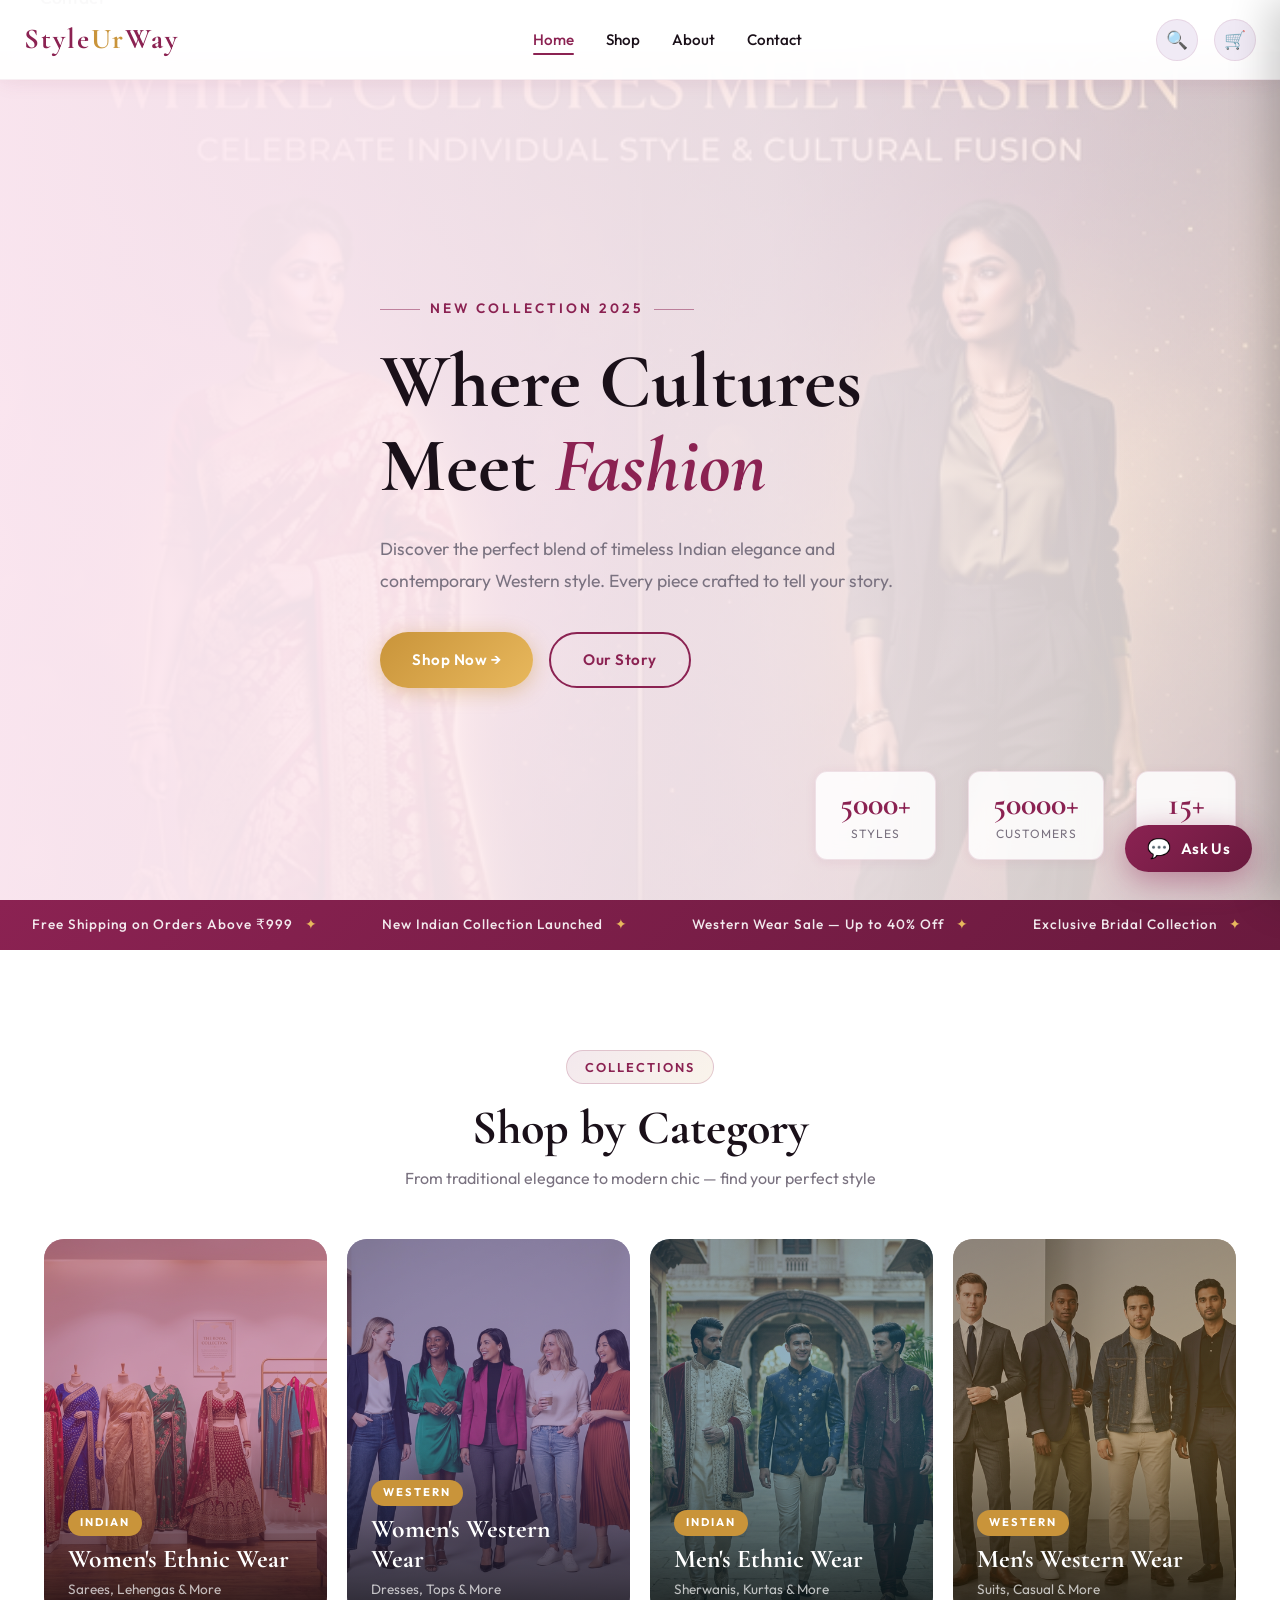
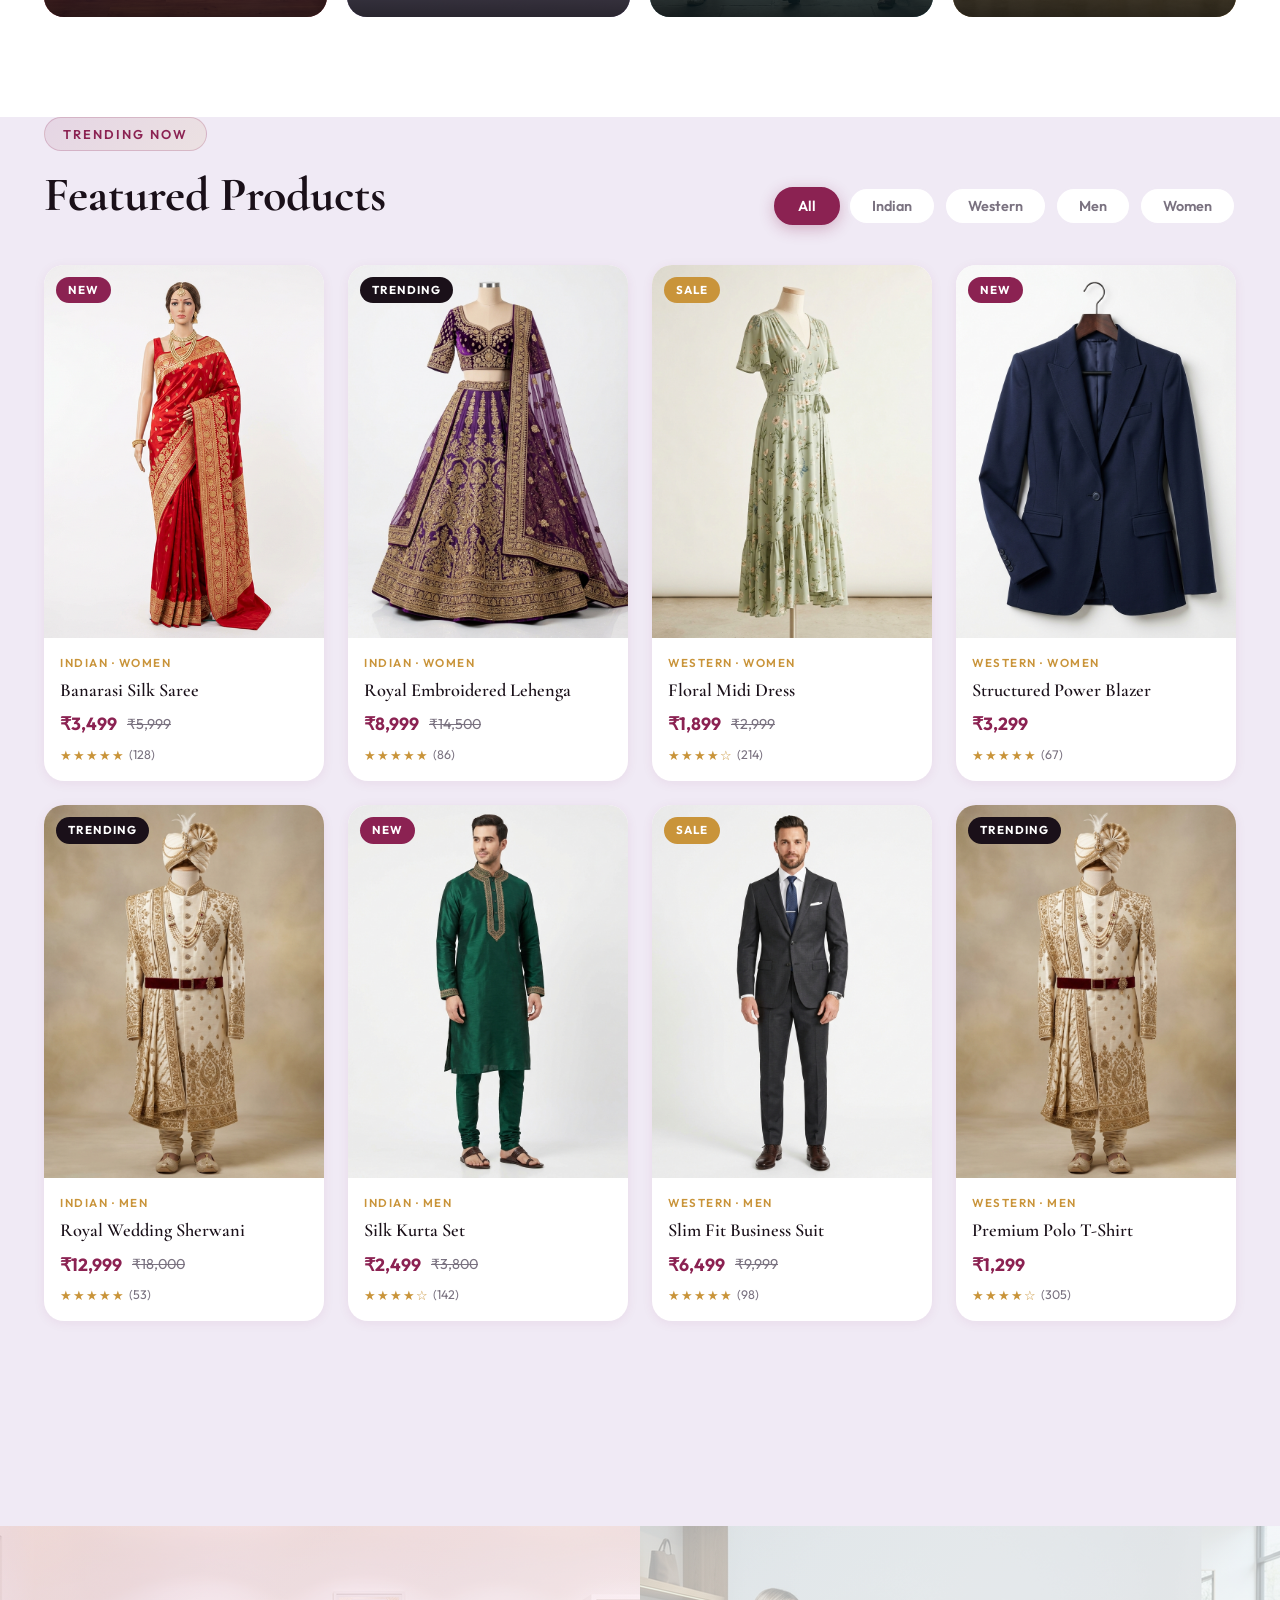
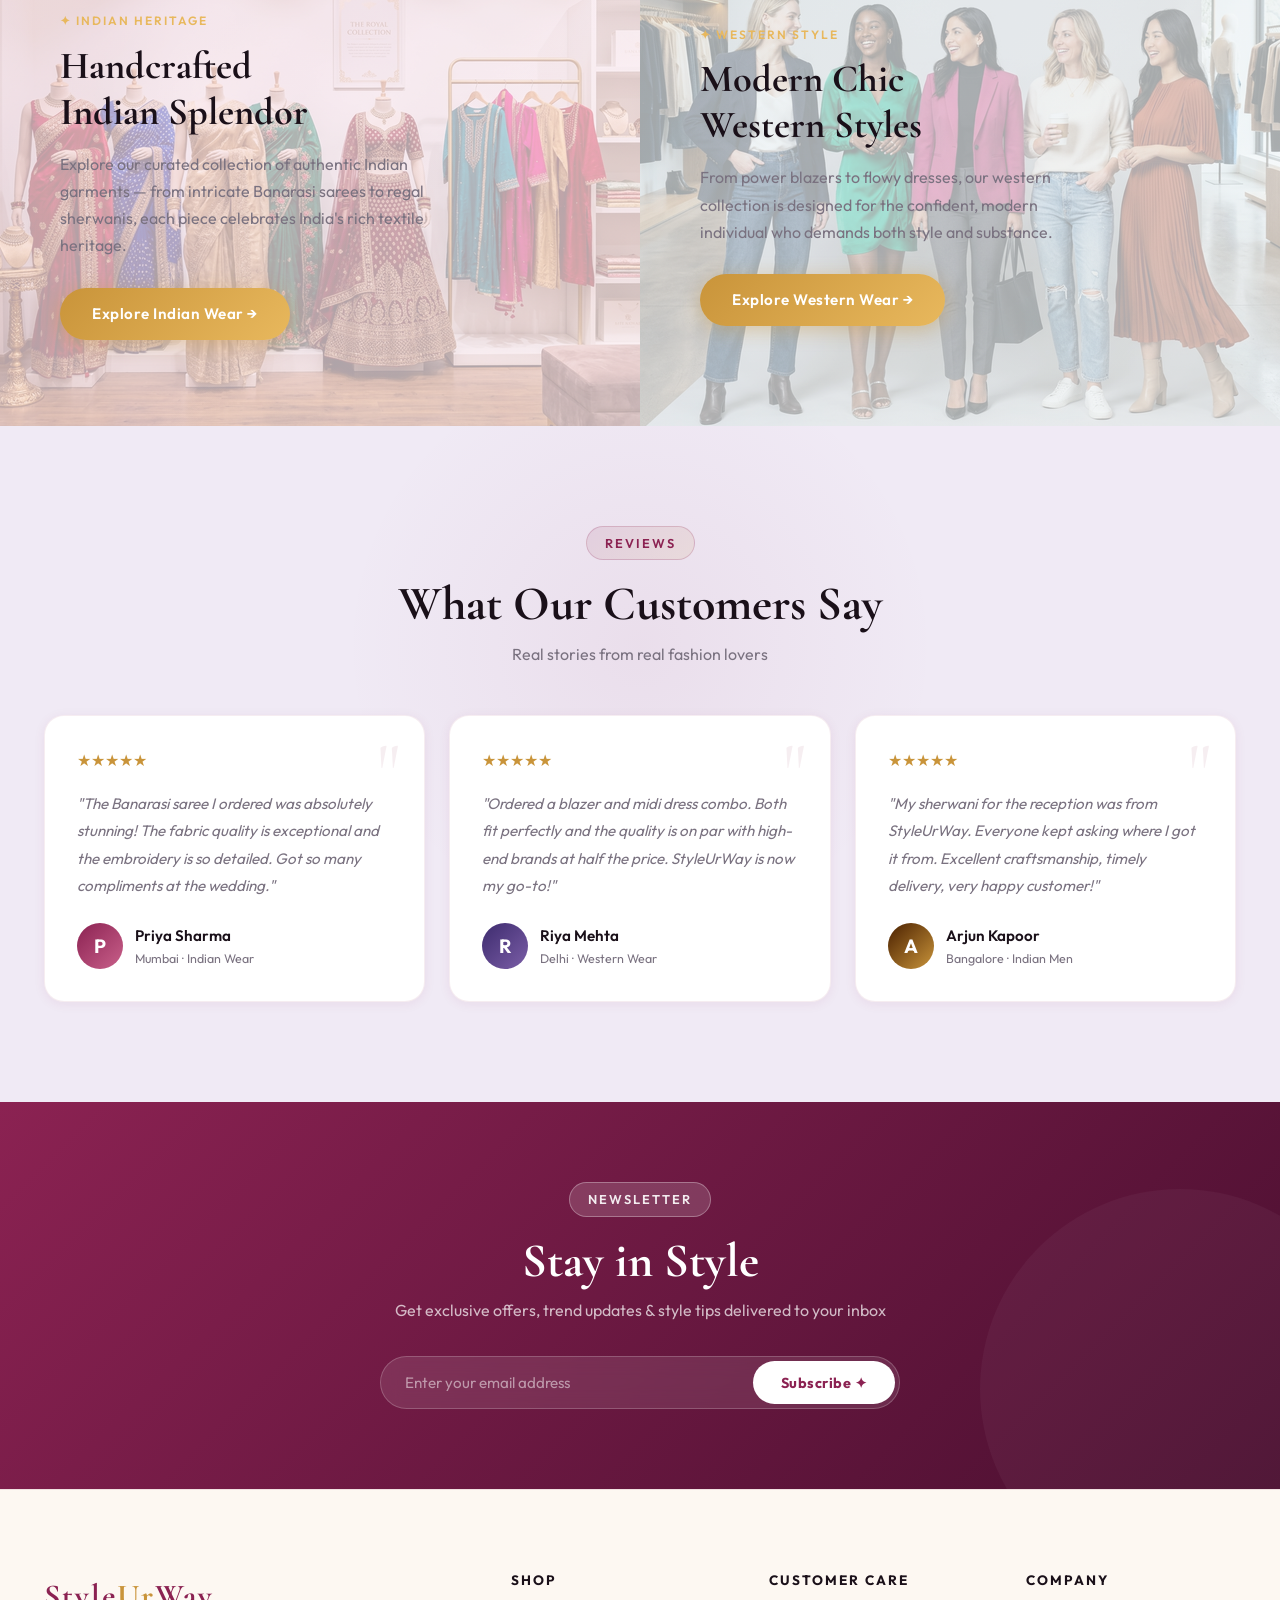
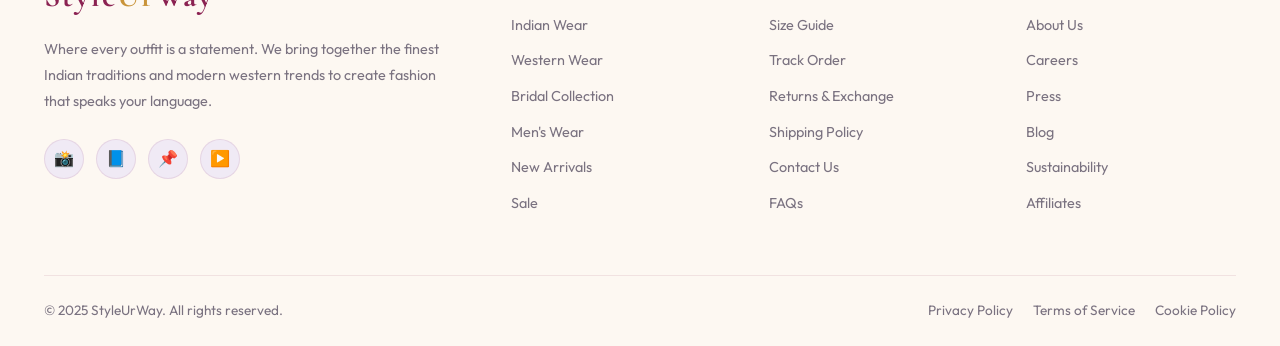
<file: index.html>
<!DOCTYPE html>
<html lang="en">
<head>
  <meta charset="UTF-8">
  <meta name="viewport" content="width=device-width, initial-scale=1.0">
  <title>StyleUrWay — Where Cultures Meet Fashion</title>
  <meta name="description" content="Shop Indian & Western clothing at StyleUrWay. Discover exclusive sarees, lehengas, western dresses, suits and more. Premium fashion for every occasion.">
  <link rel="stylesheet" href="css/style.css">
  <link rel="preconnect" href="https://fonts.googleapis.com">
</head>
<body>

<!-- PRELOADER -->
<div id="preloader">
  <div class="preloader-inner">
    <div class="preloader-logo">Style<span>Ur</span>Way</div>
    <div class="preloader-bar"></div>
  </div>
</div>

<!-- BACK TO TOP -->
<button class="back-to-top" aria-label="Back to top">↑</button>

<!-- CART OVERLAY & SIDEBAR -->
<div class="cart-overlay"></div>
<aside class="cart-sidebar">
  <div class="cart-header">
    <h2 class="cart-title">Your Cart 🛍️</h2>
    <button class="cart-close" aria-label="Close cart">✕</button>
  </div>
  <div class="cart-items" id="cartItems">
    <div class="cart-empty">
      <div class="cart-empty-icon">🛍️</div>
      <p>Your cart is empty</p>
    </div>
  </div>
  <div class="cart-footer">
    <div class="cart-subtotal">
      <span class="cart-subtotal-label">Subtotal</span>
      <span class="cart-subtotal-val" id="cartSubtotal">₹0</span>
    </div>
    <small style="color:var(--gray);font-size:0.8rem;">Taxes and shipping calculated at checkout</small>
    <button class="btn btn-gold cart-checkout" onclick="showToast('🎉 Checkout coming soon!')">Proceed to Checkout →</button>
  </div>
</aside>

<!-- NAVBAR -->
<nav class="navbar">
  <div class="nav-container">
    <a href="index.html" class="nav-logo">Style<span>Ur</span>Way</a>
    <ul class="nav-links">
      <li><a href="index.html" class="active">Home</a></li>
      <li><a href="shop.html">Shop</a></li>
      <li><a href="about.html">About</a></li>
      <li><a href="contact.html">Contact</a></li>
    </ul>
    <div class="nav-actions">
      <button class="nav-icon-btn" id="searchToggle" aria-label="Search" title="Search">🔍</button>
      <button class="nav-icon-btn cart-toggle" aria-label="Cart">
        🛒
        <span class="cart-badge" style="display:none;">0</span>
      </button>
    </div>
    <button class="hamburger" aria-label="Toggle menu">
      <span></span><span></span><span></span>
    </button>
  </div>
</nav>

<!-- MOBILE NAV -->
<div class="mobile-nav">
  <a href="index.html">Home</a>
  <a href="shop.html">Shop</a>
  <a href="about.html">About</a>
  <a href="contact.html">Contact</a>
</div>

<!-- HERO SECTION -->
<section class="hero">
  <div class="hero-bg">
    <div class="hero-bg-img"></div>
    <div class="hero-overlay"></div>
  </div>
  <div class="container">
    <div class="hero-content">
      <div class="hero-eyebrow">New Collection 2025</div>
      <h1 class="hero-title">
        Where Cultures<br>Meet <em>Fashion</em>
      </h1>
      <p class="hero-desc">
        Discover the perfect blend of timeless Indian elegance and contemporary Western style. Every piece crafted to tell your story.
      </p>
      <div class="hero-actions">
        <a href="shop.html" class="btn btn-gold">Shop Now →</a>
        <a href="about.html" class="btn btn-outline">Our Story</a>
      </div>
    </div>
  </div>
  <div class="hero-stats">
    <div class="hero-stats-inner">
      <div class="stat-item">
        <div class="stat-number" data-target="5000" data-suffix="+">0+</div>
        <div class="stat-label">Styles</div>
      </div>
      <div class="stat-item">
        <div class="stat-number" data-target="50000" data-suffix="+">0+</div>
        <div class="stat-label">Customers</div>
      </div>
      <div class="stat-item">
        <div class="stat-number" data-target="15" data-suffix="+">0+</div>
        <div class="stat-label">Cities</div>
      </div>
    </div>
  </div>
</section>

<!-- MARQUEE STRIP -->
<div class="marquee-strip">
  <div class="marquee-track">
    <span>Free Shipping on Orders Above ₹999</span>
    <span>New Indian Collection Launched</span>
    <span>Western Wear Sale — Up to 40% Off</span>
    <span>Exclusive Bridal Collection</span>
    <span>Easy Returns Within 15 Days</span>
    <span>Free Shipping on Orders Above ₹999</span>
    <span>New Indian Collection Launched</span>
    <span>Western Wear Sale — Up to 40% Off</span>
    <span>Exclusive Bridal Collection</span>
    <span>Easy Returns Within 15 Days</span>
  </div>
</div>

<!-- CATEGORIES SECTION -->
<section class="section-padding">
  <div class="container">
    <div style="text-align:center;" data-animate>
      <div class="title-badge">Collections</div>
      <h2 class="section-title">Shop by Category</h2>
      <p class="section-subtitle">From traditional elegance to modern chic — find your perfect style</p>
    </div>
    <div class="categories-grid">
      <a href="shop.html?cat=indian-women" class="category-card" data-animate data-animate-delay="1">
        <div class="cat-bg"></div>
        <div class="cat-img" style="background-image:url('images/indian_women.png')"></div>
        <div class="cat-overlay"></div>
        <div class="cat-content">
          <div class="cat-tag">Indian</div>
          <div class="cat-title">Women's Ethnic Wear</div>
          <div class="cat-count">Sarees, Lehengas & More</div>
        </div>
        <div class="cat-arrow">→</div>
      </a>
      <a href="shop.html?cat=western-women" class="category-card" data-animate data-animate-delay="2">
        <div class="cat-bg"></div>
        <div class="cat-img" style="background-image:url('images/western_women.png')"></div>
        <div class="cat-overlay"></div>
        <div class="cat-content">
          <div class="cat-tag">Western</div>
          <div class="cat-title">Women's Western Wear</div>
          <div class="cat-count">Dresses, Tops & More</div>
        </div>
        <div class="cat-arrow">→</div>
      </a>
      <a href="shop.html?cat=indian-men" class="category-card" data-animate data-animate-delay="3">
        <div class="cat-bg"></div>
        <div class="cat-img" style="background-image:url('images/indian_men.png')"></div>
        <div class="cat-overlay"></div>
        <div class="cat-content">
          <div class="cat-tag">Indian</div>
          <div class="cat-title">Men's Ethnic Wear</div>
          <div class="cat-count">Sherwanis, Kurtas & More</div>
        </div>
        <div class="cat-arrow">→</div>
      </a>
      <a href="shop.html?cat=western-men" class="category-card" data-animate data-animate-delay="4">
        <div class="cat-bg"></div>
        <div class="cat-img" style="background-image:url('images/western_men.png')"></div>
        <div class="cat-overlay"></div>
        <div class="cat-content">
          <div class="cat-tag">Western</div>
          <div class="cat-title">Men's Western Wear</div>
          <div class="cat-count">Suits, Casual & More</div>
        </div>
        <div class="cat-arrow">→</div>
      </a>
    </div>
  </div>
</section>

<!-- FEATURED PRODUCTS SECTION -->
<section class="section-padding" style="background:var(--gray-light); padding-top:0;">
  <div class="container">
    <div class="products-header">
      <div data-animate>
        <div class="title-badge">Trending Now</div>
        <h2 class="section-title">Featured Products</h2>
      </div>
      <div class="filter-tabs" data-animate>
        <button class="filter-tab active" data-filter="all">All</button>
        <button class="filter-tab" data-filter="indian">Indian</button>
        <button class="filter-tab" data-filter="western">Western</button>
        <button class="filter-tab" data-filter="men">Men</button>
        <button class="filter-tab" data-filter="women">Women</button>
      </div>
    </div>

    <div class="products-grid">

      <!-- Product 1 -->
      <div class="product-card" data-category="indian women" data-animate>
        <div class="product-img-wrap">
          <img src="images/saree.png" alt="Banarasi Silk Saree" loading="lazy">
          <span class="product-badge badge-new">New</span>
          <div class="product-actions-overlay">
            <button class="product-action-btn btn-add-cart"
              onclick="addToCart({id:'p1',name:'Banarasi Silk Saree',price:3499,category:'Indian Women',icon:'🥻',color:'linear-gradient(135deg,#8B2252,#c9608a)'})">
              Add to Cart
            </button>
            <button class="product-action-btn btn-wishlist" onclick="toggleWishlist('p1', this)">♡</button>
          </div>
        </div>
        <div class="product-info">
          <div class="product-category-tag">Indian · Women</div>
          <div class="product-name">Banarasi Silk Saree</div>
          <div class="product-price-row">
            <span class="product-price">₹3,499</span>
            <span class="product-price-original">₹5,999</span>
          </div>
          <div class="product-rating"><span class="stars">★★★★★</span><span class="rating-count">(128)</span></div>
        </div>
      </div>

      <!-- Product 2 -->
      <div class="product-card" data-category="indian women" data-animate data-animate-delay="1">
        <div class="product-img-wrap">
          <img src="images/lehenga.png" alt="Royal Embroidered Lehenga" loading="lazy">
          <span class="product-badge badge-trending">Trending</span>
          <div class="product-actions-overlay">
            <button class="product-action-btn btn-add-cart"
              onclick="addToCart({id:'p2',name:'Embroidered Lehenga',price:8999,category:'Indian Women',icon:'👘',color:'linear-gradient(135deg,#3d2b6e,#7b5ea7)'})">
              Add to Cart
            </button>
            <button class="product-action-btn btn-wishlist" onclick="toggleWishlist('p2', this)">♡</button>
          </div>
        </div>
        <div class="product-info">
          <div class="product-category-tag">Indian · Women</div>
          <div class="product-name">Royal Embroidered Lehenga</div>
          <div class="product-price-row">
            <span class="product-price">₹8,999</span>
            <span class="product-price-original">₹14,500</span>
          </div>
          <div class="product-rating"><span class="stars">★★★★★</span><span class="rating-count">(86)</span></div>
        </div>
      </div>

      <!-- Product 3 -->
      <div class="product-card" data-category="western women" data-animate data-animate-delay="2">
        <div class="product-img-wrap">
          <img src="images/midi_dress.png" alt="Floral Midi Dress" loading="lazy">
          <span class="product-badge badge-sale">Sale</span>
          <div class="product-actions-overlay">
            <button class="product-action-btn btn-add-cart"
              onclick="addToCart({id:'p3',name:'Floral Midi Dress',price:1899,category:'Western Women',icon:'👗',color:'linear-gradient(135deg,#1a6e4a,#3ba57b)'})">
              Add to Cart
            </button>
            <button class="product-action-btn btn-wishlist" onclick="toggleWishlist('p3', this)">♡</button>
          </div>
        </div>
        <div class="product-info">
          <div class="product-category-tag">Western · Women</div>
          <div class="product-name">Floral Midi Dress</div>
          <div class="product-price-row">
            <span class="product-price">₹1,899</span>
            <span class="product-price-original">₹2,999</span>
          </div>
          <div class="product-rating"><span class="stars">★★★★☆</span><span class="rating-count">(214)</span></div>
        </div>
      </div>

      <!-- Product 4 -->
      <div class="product-card" data-category="western women" data-animate data-animate-delay="3">
        <div class="product-img-wrap">
          <img src="images/blazer.png" alt="Structured Power Blazer" loading="lazy">
          <span class="product-badge badge-new">New</span>
          <div class="product-actions-overlay">
            <button class="product-action-btn btn-add-cart"
              onclick="addToCart({id:'p4',name:'Structured Blazer',price:3299,category:'Western Women',icon:'🧥',color:'linear-gradient(135deg,#1a3d6e,#3b6aa5)'})">
              Add to Cart
            </button>
            <button class="product-action-btn btn-wishlist" onclick="toggleWishlist('p4', this)">♡</button>
          </div>
        </div>
        <div class="product-info">
          <div class="product-category-tag">Western · Women</div>
          <div class="product-name">Structured Power Blazer</div>
          <div class="product-price-row">
            <span class="product-price">₹3,299</span>
          </div>
          <div class="product-rating"><span class="stars">★★★★★</span><span class="rating-count">(67)</span></div>
        </div>
      </div>

      <!-- Product 5 -->
      <div class="product-card" data-category="indian men" data-animate>
        <div class="product-img-wrap">
          <img src="images/sherwani.png" alt="Royal Wedding Sherwani" loading="lazy">
          <span class="product-badge badge-trending">Trending</span>
          <div class="product-actions-overlay">
            <button class="product-action-btn btn-add-cart"
              onclick="addToCart({id:'p5',name:'Wedding Sherwani',price:12999,category:'Indian Men',icon:'🥋',color:'linear-gradient(135deg,#4a2000,#c9943a)'})">
              Add to Cart
            </button>
            <button class="product-action-btn btn-wishlist" onclick="toggleWishlist('p5', this)">♡</button>
          </div>
        </div>
        <div class="product-info">
          <div class="product-category-tag">Indian · Men</div>
          <div class="product-name">Royal Wedding Sherwani</div>
          <div class="product-price-row">
            <span class="product-price">₹12,999</span>
            <span class="product-price-original">₹18,000</span>
          </div>
          <div class="product-rating"><span class="stars">★★★★★</span><span class="rating-count">(53)</span></div>
        </div>
      </div>

      <!-- Product 6 -->
      <div class="product-card" data-category="indian men" data-animate data-animate-delay="1">
        <div class="product-img-wrap">
          <img src="images/kurta.png" alt="Silk Kurta Set" loading="lazy">
          <span class="product-badge badge-new">New</span>
          <div class="product-actions-overlay">
            <button class="product-action-btn btn-add-cart"
              onclick="addToCart({id:'p6',name:'Silk Kurta Set',price:2499,category:'Indian Men',icon:'👔',color:'linear-gradient(135deg,#1a3a1a,#4a8a4a)'})">
              Add to Cart
            </button>
            <button class="product-action-btn btn-wishlist" onclick="toggleWishlist('p6', this)">♡</button>
          </div>
        </div>
        <div class="product-info">
          <div class="product-category-tag">Indian · Men</div>
          <div class="product-name">Silk Kurta Set</div>
          <div class="product-price-row">
            <span class="product-price">₹2,499</span>
            <span class="product-price-original">₹3,800</span>
          </div>
          <div class="product-rating"><span class="stars">★★★★☆</span><span class="rating-count">(142)</span></div>
        </div>
      </div>

      <!-- Product 7 -->
      <div class="product-card" data-category="western men" data-animate data-animate-delay="2">
        <div class="product-img-wrap">
          <img src="images/business_suit.png" alt="Slim Fit Business Suit" loading="lazy">
          <span class="product-badge badge-sale">Sale</span>
          <div class="product-actions-overlay">
            <button class="product-action-btn btn-add-cart"
              onclick="addToCart({id:'p7',name:'Slim Fit Suit',price:6499,category:'Western Men',icon:'🤵',color:'linear-gradient(135deg,#1c1c2e,#3a3a5c)'})">
              Add to Cart
            </button>
            <button class="product-action-btn btn-wishlist" onclick="toggleWishlist('p7', this)">♡</button>
          </div>
        </div>
        <div class="product-info">
          <div class="product-category-tag">Western · Men</div>
          <div class="product-name">Slim Fit Business Suit</div>
          <div class="product-price-row">
            <span class="product-price">₹6,499</span>
            <span class="product-price-original">₹9,999</span>
          </div>
          <div class="product-rating"><span class="stars">★★★★★</span><span class="rating-count">(98)</span></div>
        </div>
      </div>

      <!-- Product 8 -->
      <div class="product-card" data-category="western men" data-animate data-animate-delay="3">
        <div class="product-img-wrap">
          <img src="images/sherwani.png" alt="Premium Polo T-Shirt" loading="lazy">
          <span class="product-badge badge-trending">Trending</span>
          <div class="product-actions-overlay">
            <button class="product-action-btn btn-add-cart"
              onclick="addToCart({id:'p8',name:'Premium Polo Set',price:1299,category:'Western Men',icon:'👕',color:'linear-gradient(135deg,#2e1a00,#8B5e1a)'})">
              Add to Cart
            </button>
            <button class="product-action-btn btn-wishlist" onclick="toggleWishlist('p8', this)">♡</button>
          </div>
        </div>
        <div class="product-info">
          <div class="product-category-tag">Western · Men</div>
          <div class="product-name">Premium Polo T-Shirt</div>
          <div class="product-price-row">
            <span class="product-price">₹1,299</span>
          </div>
          <div class="product-rating"><span class="stars">★★★★☆</span><span class="rating-count">(305)</span></div>
        </div>
      </div>

    </div>

    <div style="text-align:center; margin-top:48px;" data-animate>
      <a href="shop.html" class="btn btn-outline">View All Products →</a>
    </div>
  </div>
</section>

<!-- SPLIT BANNER -->
<section class="split-banner">
  <div class="split-panel">
    <div class="split-bg-img" style="background-image:url('images/indian_women.png');"></div>
    <div class="split-content">
      <div class="split-tag">✦ Indian Heritage</div>
      <h2 class="split-title">Handcrafted<br>Indian Splendor</h2>
      <p class="split-desc">Explore our curated collection of authentic Indian garments — from intricate Banarasi sarees to regal sherwanis, each piece celebrates India's rich textile heritage.</p>
      <a href="shop.html?cat=indian" class="btn btn-gold">Explore Indian Wear →</a>
    </div>
  </div>
  <div class="split-panel">
    <div class="split-bg-img" style="background-image:url('images/western_women.png');"></div>
    <div class="split-content">
      <div class="split-tag">✦ Western Style</div>
      <h2 class="split-title">Modern Chic<br>Western Styles</h2>
      <p class="split-desc">From power blazers to flowy dresses, our western collection is designed for the confident, modern individual who demands both style and substance.</p>
      <a href="shop.html?cat=western" class="btn btn-gold">Explore Western Wear →</a>
    </div>
  </div>
</section>

<!-- TESTIMONIALS -->
<section class="testimonials-section">
  <div class="container">
    <div style="text-align:center;" data-animate>
      <div class="title-badge">Reviews</div>
      <h2 class="section-title">What Our Customers Say</h2>
      <p class="section-subtitle">Real stories from real fashion lovers</p>
    </div>
    <div class="testimonials-grid">
      <div class="testimonial-card" data-animate data-animate-delay="1">
        <div class="review-stars">★★★★★</div>
        <p class="review-text">"The Banarasi saree I ordered was absolutely stunning! The fabric quality is exceptional and the embroidery is so detailed. Got so many compliments at the wedding."</p>
        <div class="reviewer">
          <div class="reviewer-avatar" style="background:linear-gradient(135deg,#8B2252,#c9608a);">P</div>
          <div>
            <div class="reviewer-name">Priya Sharma</div>
            <div class="reviewer-tag">Mumbai · Indian Wear</div>
          </div>
        </div>
      </div>
      <div class="testimonial-card" data-animate data-animate-delay="2">
        <div class="review-stars">★★★★★</div>
        <p class="review-text">"Ordered a blazer and midi dress combo. Both fit perfectly and the quality is on par with high-end brands at half the price. StyleUrWay is now my go-to!"</p>
        <div class="reviewer">
          <div class="reviewer-avatar" style="background:linear-gradient(135deg,#3d2b6e,#7b5ea7);">R</div>
          <div>
            <div class="reviewer-name">Riya Mehta</div>
            <div class="reviewer-tag">Delhi · Western Wear</div>
          </div>
        </div>
      </div>
      <div class="testimonial-card" data-animate data-animate-delay="3">
        <div class="review-stars">★★★★★</div>
        <p class="review-text">"My sherwani for the reception was from StyleUrWay. Everyone kept asking where I got it from. Excellent craftsmanship, timely delivery, very happy customer!"</p>
        <div class="reviewer">
          <div class="reviewer-avatar" style="background:linear-gradient(135deg,#4a2000,#c9943a);">A</div>
          <div>
            <div class="reviewer-name">Arjun Kapoor</div>
            <div class="reviewer-tag">Bangalore · Indian Men</div>
          </div>
        </div>
      </div>
    </div>
  </div>
</section>

<!-- NEWSLETTER -->
<section class="newsletter-section">
  <div class="container">
    <div data-animate>
      <div class="title-badge" style="background:rgba(255,255,255,0.15);border-color:rgba(255,255,255,0.3);color:rgba(255,255,255,0.9);">Newsletter</div>
      <h2 class="section-title">Stay in Style</h2>
      <p class="section-subtitle">Get exclusive offers, trend updates & style tips delivered to your inbox</p>
      <form class="newsletter-form" novalidate>
        <input type="email" placeholder="Enter your email address" required>
        <button type="submit" class="btn">Subscribe ✦</button>
      </form>
    </div>
  </div>
</section>

<!-- FOOTER -->
<footer class="footer">
  <div class="container">
    <div class="footer-grid">
      <div>
        <div class="footer-brand-logo">Style<span>Ur</span>Way</div>
        <p class="footer-desc">Where every outfit is a statement. We bring together the finest Indian traditions and modern western trends to create fashion that speaks your language.</p>
        <div class="social-links">
          <a href="#" class="social-link" aria-label="Instagram">📸</a>
          <a href="#" class="social-link" aria-label="Facebook">📘</a>
          <a href="#" class="social-link" aria-label="Pinterest">📌</a>
          <a href="#" class="social-link" aria-label="YouTube">▶️</a>
        </div>
      </div>
      <div>
        <div class="footer-heading">Shop</div>
        <ul class="footer-links">
          <li><a href="shop.html?cat=indian">Indian Wear</a></li>
          <li><a href="shop.html?cat=western">Western Wear</a></li>
          <li><a href="shop.html?cat=bridal">Bridal Collection</a></li>
          <li><a href="shop.html?cat=men">Men's Wear</a></li>
          <li><a href="shop.html?cat=new">New Arrivals</a></li>
          <li><a href="shop.html?cat=sale">Sale</a></li>
        </ul>
      </div>
      <div>
        <div class="footer-heading">Customer Care</div>
        <ul class="footer-links">
          <li><a href="#">Size Guide</a></li>
          <li><a href="#">Track Order</a></li>
          <li><a href="#">Returns & Exchange</a></li>
          <li><a href="#">Shipping Policy</a></li>
          <li><a href="contact.html">Contact Us</a></li>
          <li><a href="#">FAQs</a></li>
        </ul>
      </div>
      <div>
        <div class="footer-heading">Company</div>
        <ul class="footer-links">
          <li><a href="about.html">About Us</a></li>
          <li><a href="#">Careers</a></li>
          <li><a href="#">Press</a></li>
          <li><a href="#">Blog</a></li>
          <li><a href="#">Sustainability</a></li>
          <li><a href="#">Affiliates</a></li>
        </ul>
      </div>
    </div>
    <div class="footer-bottom">
      <span>© 2025 StyleUrWay. All rights reserved.</span>
      <div class="footer-bottom-links">
        <a href="#">Privacy Policy</a>
        <a href="#">Terms of Service</a>
        <a href="#">Cookie Policy</a>
      </div>
    </div>
  </div>
</footer>

<!-- CHATBOT WIDGET -->
<div class="chatbot-widget" id="chatbotWidget">
  <div class="chatbot-iframe-container" id="chatbotContainer">
    <div class="chatbot-header">
      <div class="chatbot-header-info">
        <div class="chatbot-avatar">✦</div>
        <div>
          <div class="chatbot-name">StyleUrWay Assistant</div>
          <div class="chatbot-status">Online · Here to help</div>
        </div>
      </div>
      <button class="chatbot-close-btn" id="chatbotCloseBtn" aria-label="Close chat">✕</button>
    </div>
    <iframe
      src="https://www.chatbase.co/chatbot-iframe/g3swUiZKuJugYTtOnreTq"
      width="100%"
      style="height:100%;min-height:420px;"
      frameborder="0"
      title="StyleUrWay Chatbot"
    ></iframe>
  </div>
  <button class="chatbot-toggle-btn" id="chatbotToggleBtn" aria-label="Open chat assistant">
    <span class="chatbot-btn-icon chatbot-icon-open">💬</span>
    <span class="chatbot-btn-icon chatbot-icon-close" style="display:none;">✕</span>
    <span class="chatbot-btn-label">Ask Us</span>
  </button>
</div>

<script src="js/main.js"></script>
<script>
  // Chatbot toggle
  const chatbotToggleBtn = document.getElementById('chatbotToggleBtn');
  const chatbotCloseBtn = document.getElementById('chatbotCloseBtn');
  const chatbotContainer = document.getElementById('chatbotContainer');
  const chatbotIconOpen = document.querySelector('.chatbot-icon-open');
  const chatbotIconClose = document.querySelector('.chatbot-icon-close');

  function openChatbot() {
    chatbotContainer.classList.add('active');
    chatbotIconOpen.style.display = 'none';
    chatbotIconClose.style.display = 'inline';
  }
  function closeChatbot() {
    chatbotContainer.classList.remove('active');
    chatbotIconOpen.style.display = 'inline';
    chatbotIconClose.style.display = 'none';
  }
  chatbotToggleBtn.addEventListener('click', () => {
    chatbotContainer.classList.contains('active') ? closeChatbot() : openChatbot();
  });
  chatbotCloseBtn.addEventListener('click', closeChatbot);
</script>
</body>
</html>
</file>
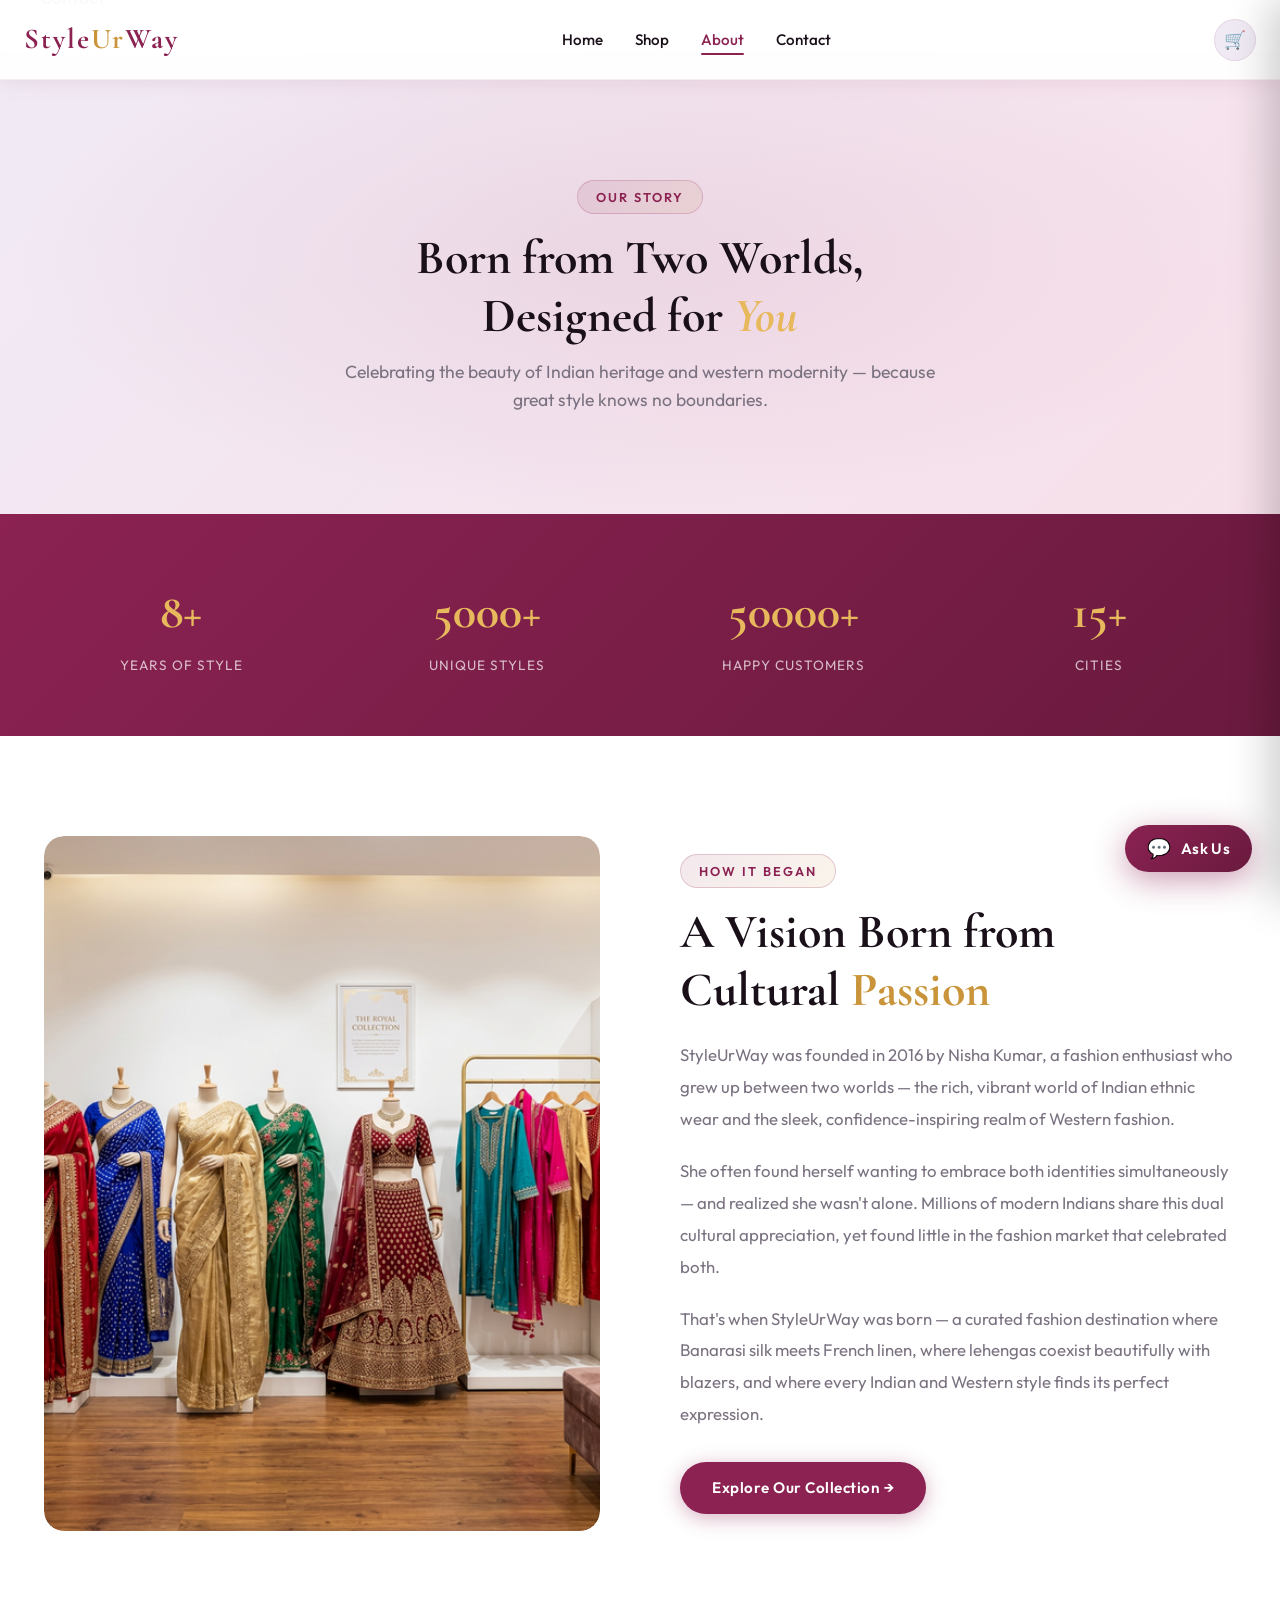
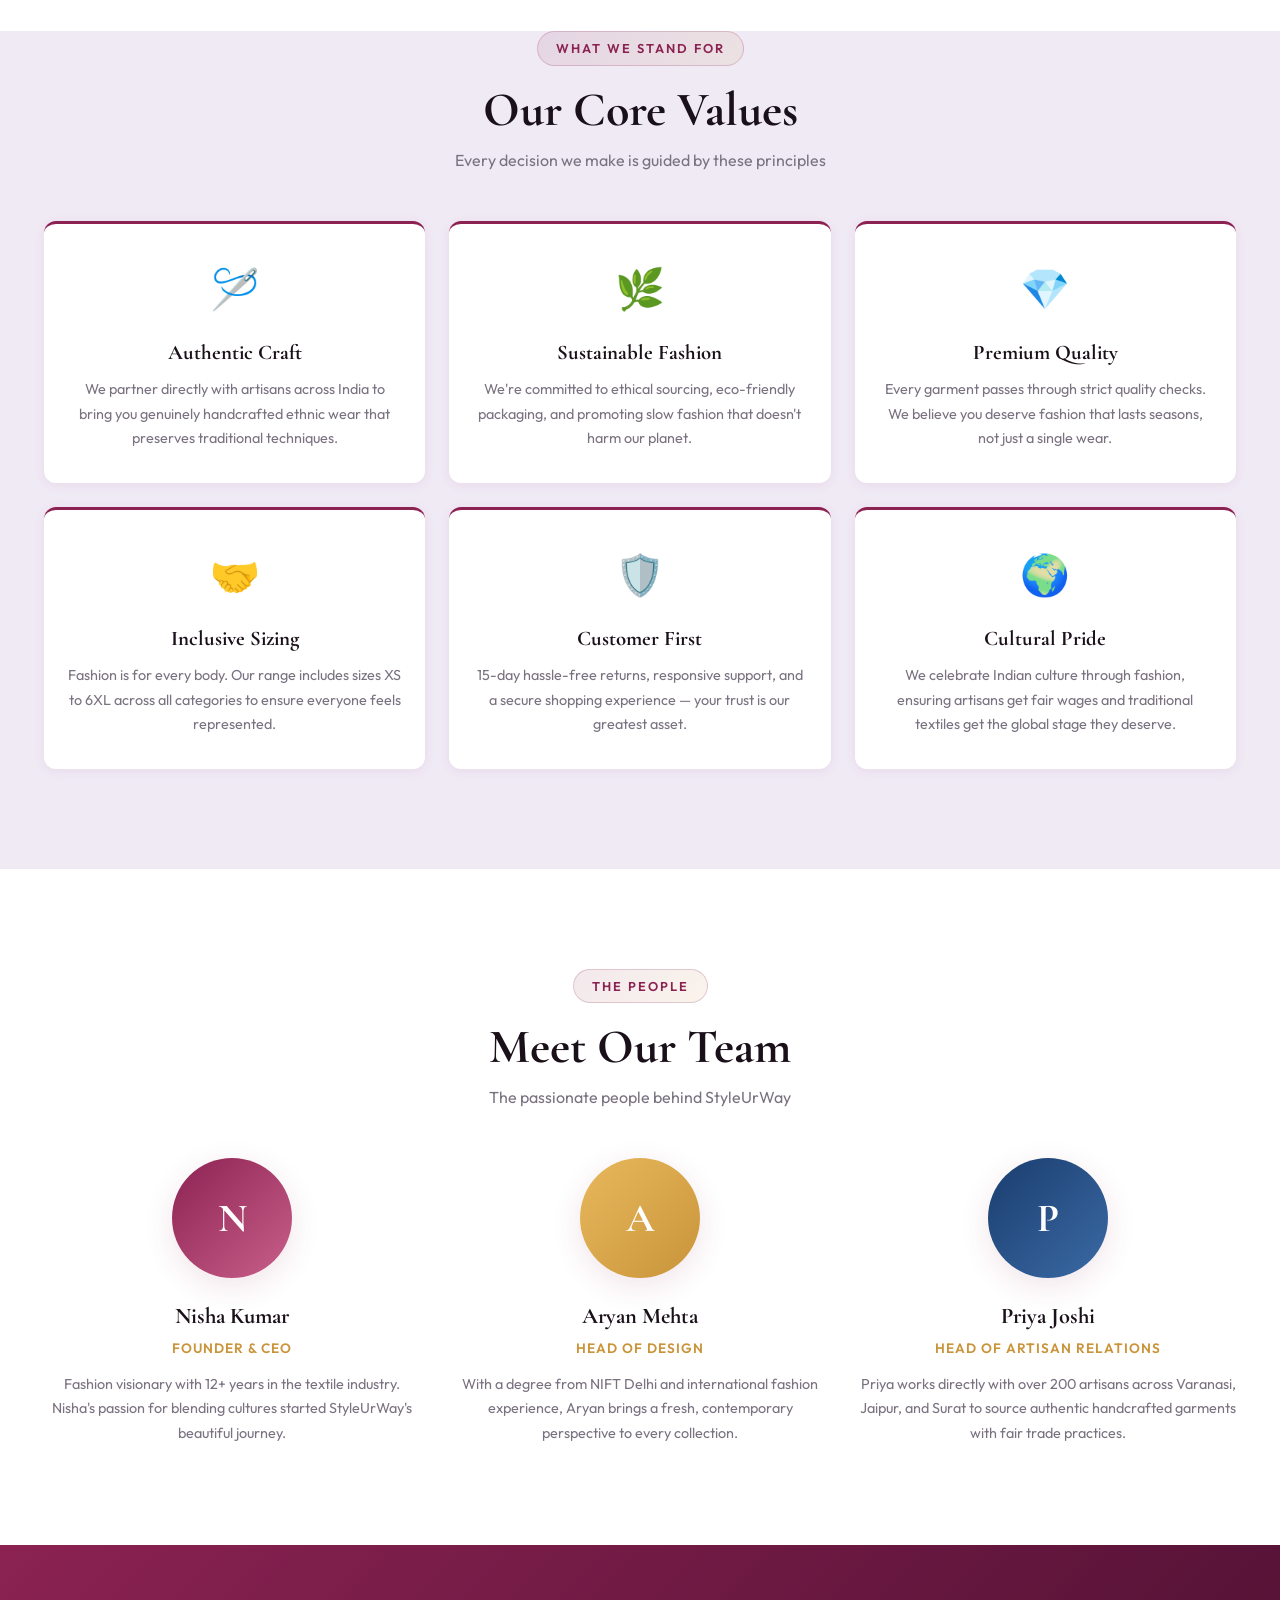
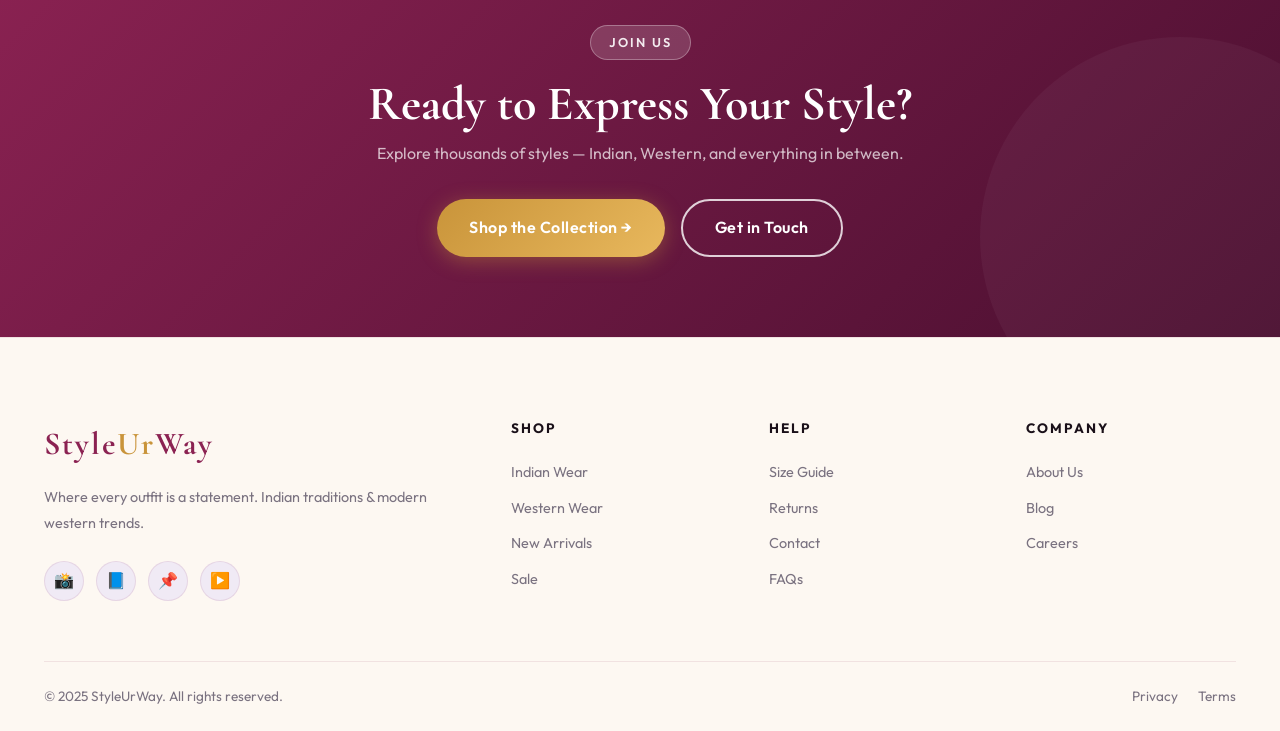
<file: about.html>
<!DOCTYPE html>
<html lang="en">

<head>
    <meta charset="UTF-8">
    <meta name="viewport" content="width=device-width, initial-scale=1.0">
    <title>About Us — StyleUrWay | Our Story</title>
    <meta name="description"
        content="Learn about StyleUrWay's mission to blend Indian ethnic and Western fashion. Discover our story, values and commitment to quality clothing.">
    <link rel="stylesheet" href="css/style.css">
    <link rel="preconnect" href="https://fonts.googleapis.com">
</head>

<body>

    <div id="preloader">
        <div class="preloader-inner">
            <div class="preloader-logo">Style<span>Ur</span>Way</div>
            <div class="preloader-bar"></div>
        </div>
    </div>

    <button class="back-to-top">↑</button>

    <!-- CART OVERLAY & SIDEBAR -->
    <div class="cart-overlay"></div>
    <aside class="cart-sidebar">
        <div class="cart-header">
            <h2 class="cart-title">Your Cart 🛍️</h2>
            <button class="cart-close">✕</button>
        </div>
        <div class="cart-items" id="cartItems"></div>
        <div class="cart-footer">
            <div class="cart-subtotal">
                <span class="cart-subtotal-label">Subtotal</span>
                <span class="cart-subtotal-val" id="cartSubtotal">₹0</span>
            </div>
            <button class="btn btn-gold cart-checkout" onclick="showToast('🎉 Checkout coming soon!')">Proceed to
                Checkout →</button>
        </div>
    </aside>

    <!-- NAVBAR -->
    <nav class="navbar scrolled">
        <div class="nav-container">
            <a href="index.html" class="nav-logo">Style<span>Ur</span>Way</a>
            <ul class="nav-links">
                <li><a href="index.html">Home</a></li>
                <li><a href="shop.html">Shop</a></li>
                <li><a href="about.html" class="active">About</a></li>
                <li><a href="contact.html">Contact</a></li>
            </ul>
            <div class="nav-actions">
                <button class="nav-icon-btn cart-toggle">🛒<span class="cart-badge"
                        style="display:none;">0</span></button>
            </div>
            <button class="hamburger"><span></span><span></span><span></span></button>
        </div>
    </nav>
    <div class="mobile-nav">
        <a href="index.html">Home</a>
        <a href="shop.html">Shop</a>
        <a href="about.html">About</a>
        <a href="contact.html">Contact</a>
    </div>

    <!-- ABOUT HERO -->
    <section class="about-hero">
        <div class="container" style="position:relative;z-index:1;">
            <div data-animate>
                <div class="title-badge">Our Story</div>
                <h1 class="section-title">Born from Two Worlds,<br>Designed for <em
                        style="color:var(--gold-light);font-style:italic;">You</em></h1>
                <p class="section-subtitle">Celebrating the beauty of Indian heritage and western modernity — because
                    great style knows no boundaries.</p>
            </div>
        </div>
    </section>

    <!-- MISSION STATS -->
    <section class="section-sm" style="background:linear-gradient(135deg,var(--primary),var(--primary-dark));">
        <div class="container">
            <div style="display:grid;grid-template-columns:repeat(4,1fr);gap:32px;text-align:center;">
                <div data-animate>
                    <div style="font-family:var(--font-heading);font-size:3rem;font-weight:700;color:var(--gold-light);"
                        data-target="8" data-suffix="+">0+</div>
                    <div
                        style="color:rgba(255,255,255,0.7);font-size:0.85rem;margin-top:4px;text-transform:uppercase;letter-spacing:1px;">
                        Years of Style</div>
                </div>
                <div data-animate data-animate-delay="1">
                    <div style="font-family:var(--font-heading);font-size:3rem;font-weight:700;color:var(--gold-light);"
                        data-target="5000" data-suffix="+">0+</div>
                    <div
                        style="color:rgba(255,255,255,0.7);font-size:0.85rem;margin-top:4px;text-transform:uppercase;letter-spacing:1px;">
                        Unique Styles</div>
                </div>
                <div data-animate data-animate-delay="2">
                    <div style="font-family:var(--font-heading);font-size:3rem;font-weight:700;color:var(--gold-light);"
                        data-target="50000" data-suffix="+">0+</div>
                    <div
                        style="color:rgba(255,255,255,0.7);font-size:0.85rem;margin-top:4px;text-transform:uppercase;letter-spacing:1px;">
                        Happy Customers</div>
                </div>
                <div data-animate data-animate-delay="3">
                    <div style="font-family:var(--font-heading);font-size:3rem;font-weight:700;color:var(--gold-light);"
                        data-target="15" data-suffix="+">0+</div>
                    <div
                        style="color:rgba(255,255,255,0.7);font-size:0.85rem;margin-top:4px;text-transform:uppercase;letter-spacing:1px;">
                        Cities</div>
                </div>
            </div>
        </div>
    </section>

    <!-- OUR STORY -->
    <section class="section-padding">
        <div class="container">
            <div class="about-story">
                <div data-animate>
                    <div class="about-story-img">
                        <img src="images/indian_women.png" alt="StyleUrWay Indian Fashion Story" style="width:100%;height:100%;object-fit:cover;border-radius:20px;">
                    </div>
                </div>
                <div data-animate data-animate-delay="2">
                    <div class="title-badge">How It Began</div>
                    <h2 class="section-title" style="margin-bottom:20px;">A Vision Born from<br>Cultural <span
                            class="gold-accent">Passion</span></h2>
                    <p style="color:var(--gray);line-height:1.9;margin-bottom:20px;font-size:1.05rem;">
                        StyleUrWay was founded in 2016 by Nisha Kumar, a fashion enthusiast who grew up between two
                        worlds — the rich, vibrant world of Indian ethnic wear and the sleek, confidence-inspiring realm
                        of Western fashion.
                    </p>
                    <p style="color:var(--gray);line-height:1.9;margin-bottom:20px;font-size:1.05rem;">
                        She often found herself wanting to embrace both identities simultaneously — and realized she
                        wasn't alone. Millions of modern Indians share this dual cultural appreciation, yet found little
                        in the fashion market that celebrated both.
                    </p>
                    <p style="color:var(--gray);line-height:1.9;margin-bottom:32px;font-size:1.05rem;">
                        That's when StyleUrWay was born — a curated fashion destination where Banarasi silk meets French
                        linen, where lehengas coexist beautifully with blazers, and where every Indian and Western style
                        finds its perfect expression.
                    </p>
                    <a href="shop.html" class="btn btn-primary">Explore Our Collection →</a>
                </div>
            </div>
        </div>
    </section>

    <!-- VALUES -->
    <section class="section-padding" style="background:var(--gray-light);padding-top:0;">
        <div class="container">
            <div style="text-align:center;margin-bottom:48px;" data-animate>
                <div class="title-badge">What We Stand For</div>
                <h2 class="section-title">Our Core Values</h2>
                <p class="section-subtitle">Every decision we make is guided by these principles</p>
            </div>
            <div class="about-values">
                <div class="value-card" data-animate data-animate-delay="1">
                    <div class="value-icon">🪡</div>
                    <div class="value-title">Authentic Craft</div>
                    <p class="value-desc">We partner directly with artisans across India to bring you genuinely
                        handcrafted ethnic wear that preserves traditional techniques.</p>
                </div>
                <div class="value-card" data-animate data-animate-delay="2">
                    <div class="value-icon">🌿</div>
                    <div class="value-title">Sustainable Fashion</div>
                    <p class="value-desc">We're committed to ethical sourcing, eco-friendly packaging, and promoting
                        slow fashion that doesn't harm our planet.</p>
                </div>
                <div class="value-card" data-animate data-animate-delay="3">
                    <div class="value-icon">💎</div>
                    <div class="value-title">Premium Quality</div>
                    <p class="value-desc">Every garment passes through strict quality checks. We believe you deserve
                        fashion that lasts seasons, not just a single wear.</p>
                </div>
                <div class="value-card" data-animate data-animate-delay="1">
                    <div class="value-icon">🤝</div>
                    <div class="value-title">Inclusive Sizing</div>
                    <p class="value-desc">Fashion is for every body. Our range includes sizes XS to 6XL across all
                        categories to ensure everyone feels represented.</p>
                </div>
                <div class="value-card" data-animate data-animate-delay="2">
                    <div class="value-icon">🛡️</div>
                    <div class="value-title">Customer First</div>
                    <p class="value-desc">15-day hassle-free returns, responsive support, and a secure shopping
                        experience — your trust is our greatest asset.</p>
                </div>
                <div class="value-card" data-animate data-animate-delay="3">
                    <div class="value-icon">🌍</div>
                    <div class="value-title">Cultural Pride</div>
                    <p class="value-desc">We celebrate Indian culture through fashion, ensuring artisans get fair wages
                        and traditional textiles get the global stage they deserve.</p>
                </div>
            </div>
        </div>
    </section>

    <!-- TEAM -->
    <section class="section-padding">
        <div class="container">
            <div style="text-align:center;margin-bottom:48px;" data-animate>
                <div class="title-badge">The People</div>
                <h2 class="section-title">Meet Our Team</h2>
                <p class="section-subtitle">The passionate people behind StyleUrWay</p>
            </div>
            <div style="display:grid;grid-template-columns:repeat(3,1fr);gap:32px;" class="team-grid">

                <div style="text-align:center;" data-animate data-animate-delay="1">
                    <div
                        style="width:120px;height:120px;border-radius:50%;background:linear-gradient(135deg,var(--primary),var(--primary-light));display:flex;align-items:center;justify-content:center;font-size:2.5rem;font-weight:700;color:white;margin:0 auto 20px;font-family:var(--font-heading);box-shadow:var(--shadow-md);">
                        N</div>
                    <div
                        style="font-family:var(--font-heading);font-size:1.4rem;font-weight:700;color:var(--dark);margin-bottom:4px;">
                        Nisha Kumar</div>
                    <div
                        style="color:var(--gold);font-size:0.85rem;font-weight:600;letter-spacing:1px;text-transform:uppercase;margin-bottom:12px;">
                        Founder & CEO</div>
                    <p style="color:var(--gray);font-size:0.9rem;line-height:1.7;">Fashion visionary with 12+ years in
                        the textile industry. Nisha's passion for blending cultures started StyleUrWay's beautiful
                        journey.</p>
                </div>

                <div style="text-align:center;" data-animate data-animate-delay="2">
                    <div
                        style="width:120px;height:120px;border-radius:50%;background:linear-gradient(135deg,var(--gold-light),var(--gold));display:flex;align-items:center;justify-content:center;font-size:2.5rem;font-weight:700;color:white;margin:0 auto 20px;font-family:var(--font-heading);box-shadow:var(--shadow-md);">
                        A</div>
                    <div
                        style="font-family:var(--font-heading);font-size:1.4rem;font-weight:700;color:var(--dark);margin-bottom:4px;">
                        Aryan Mehta</div>
                    <div
                        style="color:var(--gold);font-size:0.85rem;font-weight:600;letter-spacing:1px;text-transform:uppercase;margin-bottom:12px;">
                        Head of Design</div>
                    <p style="color:var(--gray);font-size:0.9rem;line-height:1.7;">With a degree from NIFT Delhi and
                        international fashion experience, Aryan brings a fresh, contemporary perspective to every
                        collection.</p>
                </div>

                <div style="text-align:center;" data-animate data-animate-delay="3">
                    <div
                        style="width:120px;height:120px;border-radius:50%;background:linear-gradient(135deg,#1a3d6e,#3b6aa5);display:flex;align-items:center;justify-content:center;font-size:2.5rem;font-weight:700;color:white;margin:0 auto 20px;font-family:var(--font-heading);box-shadow:var(--shadow-md);">
                        P</div>
                    <div
                        style="font-family:var(--font-heading);font-size:1.4rem;font-weight:700;color:var(--dark);margin-bottom:4px;">
                        Priya Joshi</div>
                    <div
                        style="color:var(--gold);font-size:0.85rem;font-weight:600;letter-spacing:1px;text-transform:uppercase;margin-bottom:12px;">
                        Head of Artisan Relations</div>
                    <p style="color:var(--gray);font-size:0.9rem;line-height:1.7;">Priya works directly with over 200
                        artisans across Varanasi, Jaipur, and Surat to source authentic handcrafted garments with fair
                        trade practices.</p>
                </div>
            </div>
        </div>
    </section>

    <!-- CTA BANNER -->
    <section class="newsletter-section">
        <div class="container">
            <div data-animate>
                <div class="title-badge"
                    style="background:rgba(255,255,255,0.15);border-color:rgba(255,255,255,0.3);color:rgba(255,255,255,0.9);">
                    Join Us</div>
                <h2 class="section-title">Ready to Express Your Style?</h2>
                <p class="section-subtitle">Explore thousands of styles — Indian, Western, and everything in between.
                </p>
                <div style="margin-top:32px;display:flex;gap:16px;justify-content:center;flex-wrap:wrap;">
                    <a href="shop.html" class="btn btn-gold" style="font-size:1rem;">Shop the Collection →</a>
                    <a href="contact.html" class="btn btn-outline-white" style="font-size:1rem;">Get in Touch</a>
                </div>
            </div>
        </div>
    </section>

    <!-- FOOTER -->
    <footer class="footer">
        <div class="container">
            <div class="footer-grid">
                <div>
                    <div class="footer-brand-logo">Style<span>Ur</span>Way</div>
                    <p class="footer-desc">Where every outfit is a statement. Indian traditions & modern western trends.
                    </p>
                    <div class="social-links">
                        <a href="#" class="social-link">📸</a>
                        <a href="#" class="social-link">📘</a>
                        <a href="#" class="social-link">📌</a>
                        <a href="#" class="social-link">▶️</a>
                    </div>
                </div>
                <div>
                    <div class="footer-heading">Shop</div>
                    <ul class="footer-links">
                        <li><a href="shop.html">Indian Wear</a></li>
                        <li><a href="shop.html">Western Wear</a></li>
                        <li><a href="shop.html">New Arrivals</a></li>
                        <li><a href="shop.html">Sale</a></li>
                    </ul>
                </div>
                <div>
                    <div class="footer-heading">Help</div>
                    <ul class="footer-links">
                        <li><a href="#">Size Guide</a></li>
                        <li><a href="#">Returns</a></li>
                        <li><a href="contact.html">Contact</a></li>
                        <li><a href="#">FAQs</a></li>
                    </ul>
                </div>
                <div>
                    <div class="footer-heading">Company</div>
                    <ul class="footer-links">
                        <li><a href="about.html">About Us</a></li>
                        <li><a href="#">Blog</a></li>
                        <li><a href="#">Careers</a></li>
                    </ul>
                </div>
            </div>
            <div class="footer-bottom">
                <span>© 2025 StyleUrWay. All rights reserved.</span>
                <div class="footer-bottom-links">
                    <a href="#">Privacy</a><a href="#">Terms</a>
                </div>
            </div>
        </div>
    </footer>

    <!-- CHATBOT WIDGET -->
    <div class="chatbot-widget" id="chatbotWidget">
      <div class="chatbot-iframe-container" id="chatbotContainer">
        <div class="chatbot-header">
          <div class="chatbot-header-info">
            <div class="chatbot-avatar">✦</div>
            <div>
              <div class="chatbot-name">StyleUrWay Assistant</div>
              <div class="chatbot-status">Online · Here to help</div>
            </div>
          </div>
          <button class="chatbot-close-btn" id="chatbotCloseBtn" aria-label="Close chat">✕</button>
        </div>
        <iframe
          src="https://www.chatbase.co/chatbot-iframe/g3swUiZKuJugYTtOnreTq"
          width="100%"
          style="height:100%;min-height:420px;"
          frameborder="0"
          title="StyleUrWay Chatbot"
        ></iframe>
      </div>
      <button class="chatbot-toggle-btn" id="chatbotToggleBtn" aria-label="Open chat assistant">
        <span class="chatbot-btn-icon chatbot-icon-open">💬</span>
        <span class="chatbot-btn-icon chatbot-icon-close" style="display:none;">✕</span>
        <span class="chatbot-btn-label">Ask Us</span>
      </button>
    </div>

    <script src="js/main.js"></script>
    <script>
      const chatbotToggleBtn = document.getElementById('chatbotToggleBtn');
      const chatbotCloseBtn = document.getElementById('chatbotCloseBtn');
      const chatbotContainer = document.getElementById('chatbotContainer');
      const chatbotIconOpen = document.querySelector('.chatbot-icon-open');
      const chatbotIconClose = document.querySelector('.chatbot-icon-close');
      function openChatbot() { chatbotContainer.classList.add('active'); chatbotIconOpen.style.display='none'; chatbotIconClose.style.display='inline'; }
      function closeChatbot() { chatbotContainer.classList.remove('active'); chatbotIconOpen.style.display='inline'; chatbotIconClose.style.display='none'; }
      chatbotToggleBtn.addEventListener('click', () => { chatbotContainer.classList.contains('active') ? closeChatbot() : openChatbot(); });
      chatbotCloseBtn.addEventListener('click', closeChatbot);
    </script>
    <style>
        @media (max-width: 768px) {
            .team-grid {
                grid-template-columns: 1fr 1fr !important;
            }
        }

        @media (max-width: 480px) {
            .team-grid {
                grid-template-columns: 1fr !important;
            }
        }
    </style>
</body>

</html>
</file>
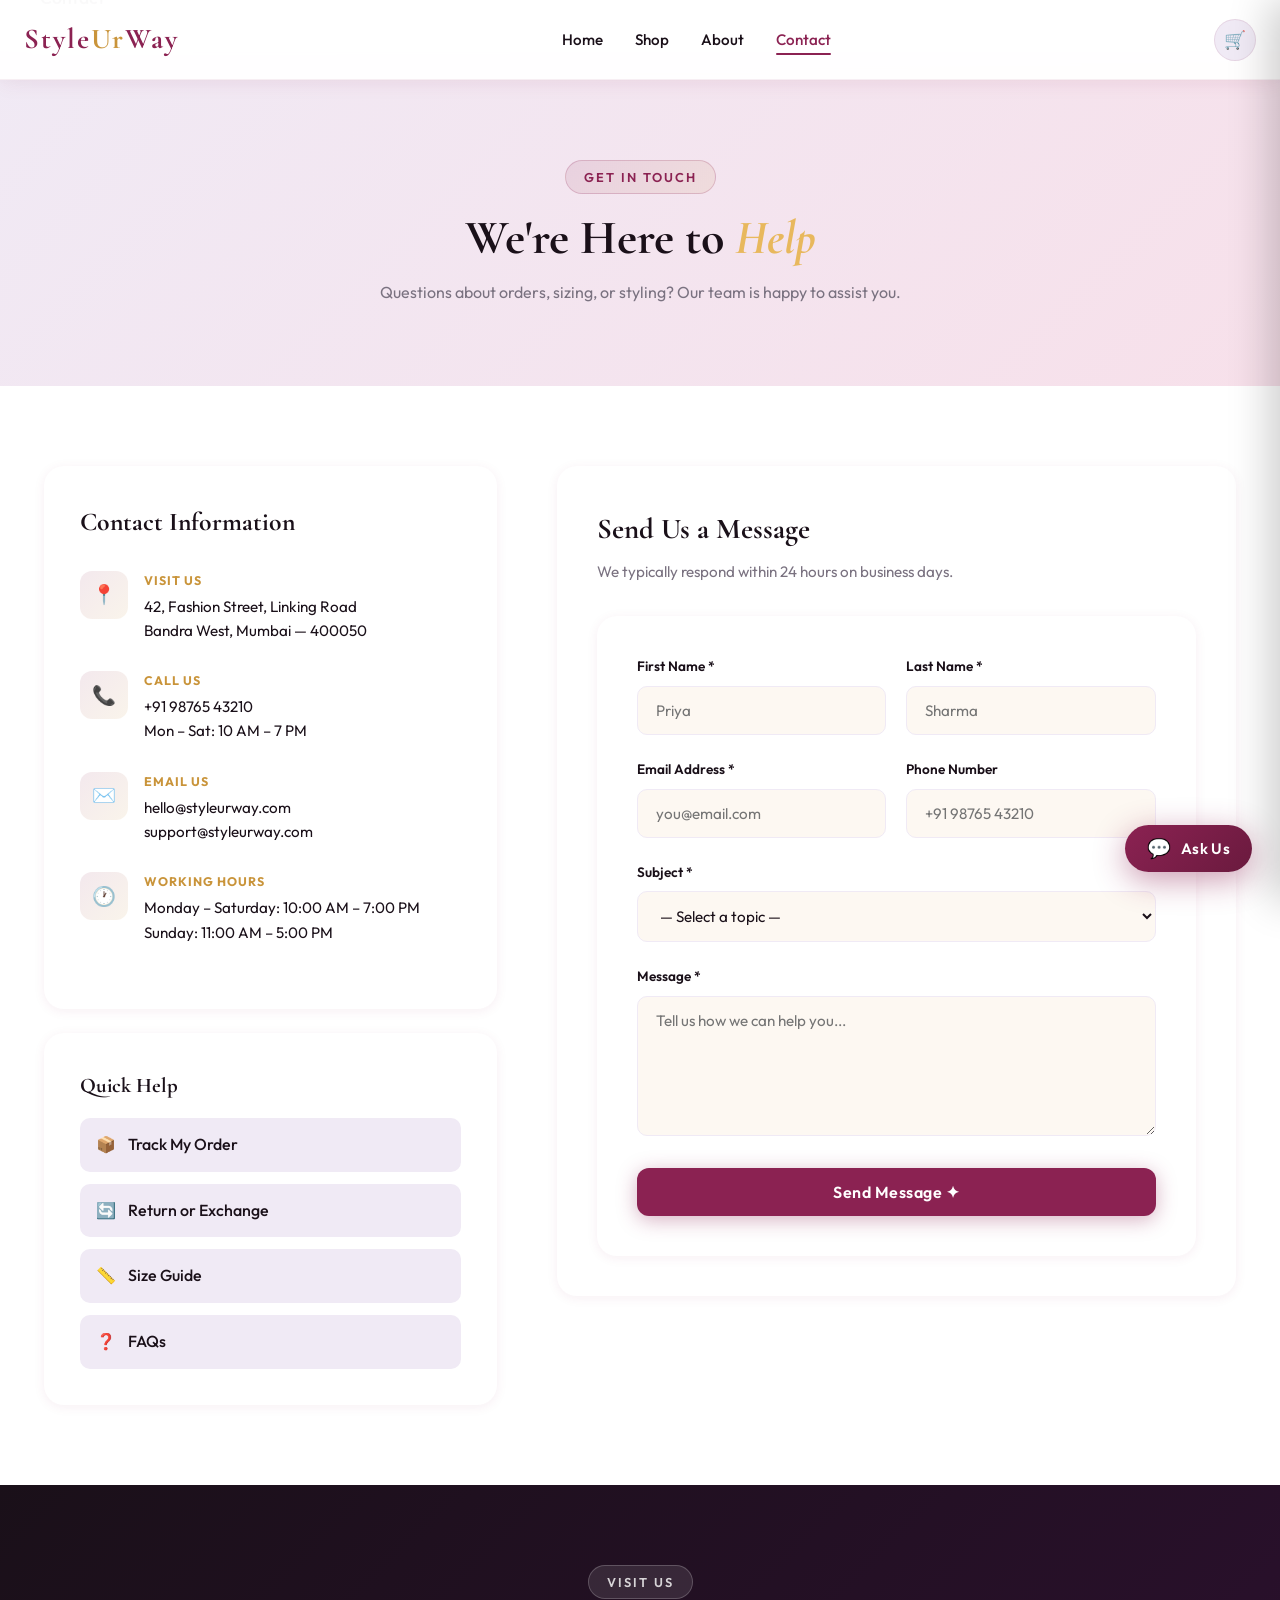
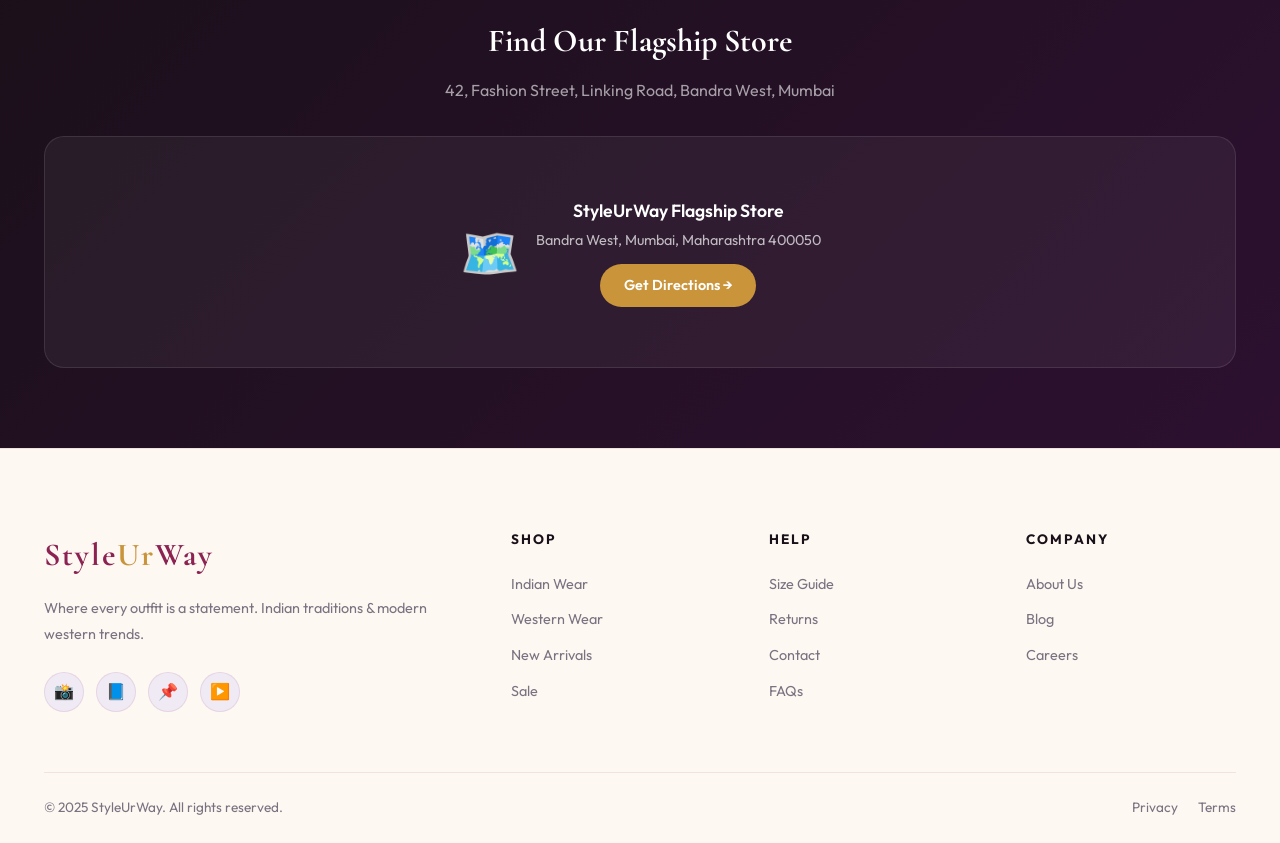
<file: contact.html>
<!DOCTYPE html>
<html lang="en">

<head>
    <meta charset="UTF-8">
    <meta name="viewport" content="width=device-width, initial-scale=1.0">
    <title>Contact Us — StyleUrWay</title>
    <meta name="description"
        content="Get in touch with StyleUrWay. We're here to help with orders, returns, sizing and more. Reach us by email, phone or visit our store.">
    <link rel="stylesheet" href="css/style.css">
    <link rel="preconnect" href="https://fonts.googleapis.com">
</head>

<body>

    <div id="preloader">
        <div class="preloader-inner">
            <div class="preloader-logo">Style<span>Ur</span>Way</div>
            <div class="preloader-bar"></div>
        </div>
    </div>

    <button class="back-to-top">↑</button>

    <!-- CART OVERLAY & SIDEBAR -->
    <div class="cart-overlay"></div>
    <aside class="cart-sidebar">
        <div class="cart-header">
            <h2 class="cart-title">Your Cart 🛍️</h2>
            <button class="cart-close">✕</button>
        </div>
        <div class="cart-items" id="cartItems"></div>
        <div class="cart-footer">
            <div class="cart-subtotal">
                <span class="cart-subtotal-label">Subtotal</span>
                <span class="cart-subtotal-val" id="cartSubtotal">₹0</span>
            </div>
            <button class="btn btn-gold cart-checkout" onclick="showToast('🎉 Checkout coming soon!')">Proceed to
                Checkout →</button>
        </div>
    </aside>

    <!-- NAVBAR -->
    <nav class="navbar scrolled">
        <div class="nav-container">
            <a href="index.html" class="nav-logo">Style<span>Ur</span>Way</a>
            <ul class="nav-links">
                <li><a href="index.html">Home</a></li>
                <li><a href="shop.html">Shop</a></li>
                <li><a href="about.html">About</a></li>
                <li><a href="contact.html" class="active">Contact</a></li>
            </ul>
            <div class="nav-actions">
                <button class="nav-icon-btn cart-toggle">🛒<span class="cart-badge"
                        style="display:none;">0</span></button>
            </div>
            <button class="hamburger"><span></span><span></span><span></span></button>
        </div>
    </nav>
    <div class="mobile-nav">
        <a href="index.html">Home</a>
        <a href="shop.html">Shop</a>
        <a href="about.html">About</a>
        <a href="contact.html">Contact</a>
    </div>

    <!-- CONTACT HERO -->
    <section class="contact-hero">
        <div class="container" style="position:relative;z-index:1;">
            <div data-animate>
                <div class="title-badge">Get in Touch</div>
                <h1 class="section-title">We're Here to <em style="color:var(--gold-light);font-style:italic;">Help</em>
                </h1>
                <p class="section-subtitle">Questions about orders, sizing, or styling? Our team is happy to assist you.
                </p>
            </div>
        </div>
    </section>

    <!-- CONTACT GRID -->
    <div class="container">
        <div class="contact-grid">

            <!-- CONTACT INFO -->
            <div data-animate>
                <div class="contact-info-card" style="margin-bottom:24px;">
                    <h2 style="font-family:var(--font-heading);font-size:1.6rem;font-weight:700;margin-bottom:28px;">
                        Contact Information</h2>

                    <div class="contact-info-item">
                        <div class="contact-info-icon">📍</div>
                        <div>
                            <div class="contact-info-label">Visit Us</div>
                            <div class="contact-info-val">42, Fashion Street, Linking Road<br>Bandra West, Mumbai —
                                400050</div>
                        </div>
                    </div>
                    <div class="contact-info-item">
                        <div class="contact-info-icon">📞</div>
                        <div>
                            <div class="contact-info-label">Call Us</div>
                            <div class="contact-info-val">+91 98765 43210<br>Mon – Sat: 10 AM – 7 PM</div>
                        </div>
                    </div>
                    <div class="contact-info-item">
                        <div class="contact-info-icon">✉️</div>
                        <div>
                            <div class="contact-info-label">Email Us</div>
                            <div class="contact-info-val">hello@styleurway.com<br>support@styleurway.com</div>
                        </div>
                    </div>
                    <div class="contact-info-item">
                        <div class="contact-info-icon">🕐</div>
                        <div>
                            <div class="contact-info-label">Working Hours</div>
                            <div class="contact-info-val">Monday – Saturday: 10:00 AM – 7:00 PM<br>Sunday: 11:00 AM –
                                5:00 PM</div>
                        </div>
                    </div>
                </div>

                <!-- QUICK LINKS -->
                <div class="contact-info-card">
                    <h3 style="font-family:var(--font-heading);font-size:1.3rem;font-weight:700;margin-bottom:16px;">
                        Quick Help</h3>
                    <div style="display:flex;flex-direction:column;gap:12px;">
                        <a href="#"
                            style="display:flex;align-items:center;gap:12px;padding:14px 16px;background:var(--gray-light);border-radius:10px;color:var(--dark);font-weight:500;transition:var(--transition);"
                            onmouseover="this.style.background='var(--primary)';this.style.color='white'"
                            onmouseout="this.style.background='var(--gray-light)';this.style.color='var(--dark)'">
                            <span>📦</span> Track My Order
                        </a>
                        <a href="#"
                            style="display:flex;align-items:center;gap:12px;padding:14px 16px;background:var(--gray-light);border-radius:10px;color:var(--dark);font-weight:500;transition:var(--transition);"
                            onmouseover="this.style.background='var(--primary)';this.style.color='white'"
                            onmouseout="this.style.background='var(--gray-light)';this.style.color='var(--dark)'">
                            <span>🔄</span> Return or Exchange
                        </a>
                        <a href="#"
                            style="display:flex;align-items:center;gap:12px;padding:14px 16px;background:var(--gray-light);border-radius:10px;color:var(--dark);font-weight:500;transition:var(--transition);"
                            onmouseover="this.style.background='var(--primary)';this.style.color='white'"
                            onmouseout="this.style.background='var(--gray-light)';this.style.color='var(--dark)'">
                            <span>📏</span> Size Guide
                        </a>
                        <a href="#"
                            style="display:flex;align-items:center;gap:12px;padding:14px 16px;background:var(--gray-light);border-radius:10px;color:var(--dark);font-weight:500;transition:var(--transition);"
                            onmouseover="this.style.background='var(--primary)';this.style.color='white'"
                            onmouseout="this.style.background='var(--gray-light)';this.style.color='var(--dark)'">
                            <span>❓</span> FAQs
                        </a>
                    </div>
                </div>
            </div>

            <!-- CONTACT FORM -->
            <div data-animate data-animate-delay="2">
                <div class="contact-form">
                    <h2 style="font-family:var(--font-heading);font-size:1.8rem;font-weight:700;margin-bottom:8px;">Send
                        Us a Message</h2>
                    <p style="color:var(--gray);margin-bottom:32px;font-size:0.95rem;">We typically respond within 24
                        hours on business days.</p>

                    <form class="contact-form" id="contactForm" novalidate>
                        <div class="form-row">
                            <div class="form-group">
                                <label for="firstName">First Name *</label>
                                <input type="text" id="firstName" class="form-control" placeholder="Priya" required>
                            </div>
                            <div class="form-group">
                                <label for="lastName">Last Name *</label>
                                <input type="text" id="lastName" class="form-control" placeholder="Sharma" required>
                            </div>
                        </div>
                        <div class="form-row">
                            <div class="form-group">
                                <label for="email">Email Address *</label>
                                <input type="email" id="email" class="form-control" placeholder="you@email.com"
                                    required>
                            </div>
                            <div class="form-group">
                                <label for="phone">Phone Number</label>
                                <input type="tel" id="phone" class="form-control" placeholder="+91 98765 43210">
                            </div>
                        </div>
                        <div class="form-group">
                            <label for="subject">Subject *</label>
                            <select id="subject" class="form-control sort-select" style="height:auto;padding:14px 18px;"
                                required>
                                <option value="">— Select a topic —</option>
                                <option>Order Enquiry</option>
                                <option>Return / Exchange</option>
                                <option>Product Information</option>
                                <option>Sizing Help</option>
                                <option>Wholesale / Bulk Order</option>
                                <option>Other</option>
                            </select>
                        </div>
                        <div class="form-group">
                            <label for="message">Message *</label>
                            <textarea id="message" class="form-control" placeholder="Tell us how we can help you..."
                                required></textarea>
                        </div>
                        <button type="submit" class="btn btn-primary submit-btn">Send Message ✦</button>
                    </form>
                </div>
            </div>
        </div>
    </div>

    <!-- MAP PLACEHOLDER -->
    <div style="background:linear-gradient(135deg,var(--dark),#2d1030);padding:80px 0;text-align:center;">
        <div class="container">
            <div data-animate>
                <div class="title-badge"
                    style="margin-bottom:16px;background:rgba(255,255,255,0.1);border-color:rgba(255,255,255,0.2);color:rgba(255,255,255,0.8);">
                    Visit Us</div>
                <h2
                    style="font-family:var(--font-heading);font-size:2rem;font-weight:700;color:var(--white);margin-bottom:12px;">
                    Find Our Flagship Store</h2>
                <p style="color:rgba(255,255,255,0.6);margin-bottom:32px;">42, Fashion Street, Linking Road, Bandra
                    West, Mumbai</p>
            </div>
            <div style="background:rgba(255,255,255,0.05);border:1px solid rgba(255,255,255,0.1);border-radius:var(--radius-lg);padding:60px;display:flex;align-items:center;justify-content:center;gap:16px;flex-wrap:wrap;"
                data-animate>
                <div style="font-size:3rem;">🗺️</div>
                <div style="color:rgba(255,255,255,0.7);">
                    <div style="font-size:1.1rem;font-weight:600;color:white;">StyleUrWay Flagship Store</div>
                    <div style="font-size:0.9rem;margin-top:4px;">Bandra West, Mumbai, Maharashtra 400050</div>
                    <a href="#"
                        style="display:inline-block;margin-top:12px;padding:10px 24px;background:var(--gold);color:white;border-radius:50px;font-weight:600;font-size:0.9rem;transition:var(--transition);"
                        onmouseover="this.style.background='var(--gold-light)'"
                        onmouseout="this.style.background='var(--gold)'">Get Directions →</a>
                </div>
            </div>
        </div>
    </div>

    <!-- FOOTER -->
    <footer class="footer">
        <div class="container">
            <div class="footer-grid">
                <div>
                    <div class="footer-brand-logo">Style<span>Ur</span>Way</div>
                    <p class="footer-desc">Where every outfit is a statement. Indian traditions & modern western trends.
                    </p>
                    <div class="social-links">
                        <a href="#" class="social-link">📸</a>
                        <a href="#" class="social-link">📘</a>
                        <a href="#" class="social-link">📌</a>
                        <a href="#" class="social-link">▶️</a>
                    </div>
                </div>
                <div>
                    <div class="footer-heading">Shop</div>
                    <ul class="footer-links">
                        <li><a href="shop.html">Indian Wear</a></li>
                        <li><a href="shop.html">Western Wear</a></li>
                        <li><a href="shop.html">New Arrivals</a></li>
                        <li><a href="shop.html">Sale</a></li>
                    </ul>
                </div>
                <div>
                    <div class="footer-heading">Help</div>
                    <ul class="footer-links">
                        <li><a href="#">Size Guide</a></li>
                        <li><a href="#">Returns</a></li>
                        <li><a href="contact.html">Contact</a></li>
                        <li><a href="#">FAQs</a></li>
                    </ul>
                </div>
                <div>
                    <div class="footer-heading">Company</div>
                    <ul class="footer-links">
                        <li><a href="about.html">About Us</a></li>
                        <li><a href="#">Blog</a></li>
                        <li><a href="#">Careers</a></li>
                    </ul>
                </div>
            </div>
            <div class="footer-bottom">
                <span>© 2025 StyleUrWay. All rights reserved.</span>
                <div class="footer-bottom-links">
                    <a href="#">Privacy</a><a href="#">Terms</a>
                </div>
            </div>
        </div>
    </footer>

    <!-- CHATBOT WIDGET -->
    <div class="chatbot-widget" id="chatbotWidget">
      <div class="chatbot-iframe-container" id="chatbotContainer">
        <div class="chatbot-header">
          <div class="chatbot-header-info">
            <div class="chatbot-avatar">✦</div>
            <div>
              <div class="chatbot-name">StyleUrWay Assistant</div>
              <div class="chatbot-status">Online · Here to help</div>
            </div>
          </div>
          <button class="chatbot-close-btn" id="chatbotCloseBtn" aria-label="Close chat">✕</button>
        </div>
        <iframe
          src="https://www.chatbase.co/chatbot-iframe/g3swUiZKuJugYTtOnreTq"
          width="100%"
          style="height:100%;min-height:420px;"
          frameborder="0"
          title="StyleUrWay Chatbot"
        ></iframe>
      </div>
      <button class="chatbot-toggle-btn" id="chatbotToggleBtn" aria-label="Open chat assistant">
        <span class="chatbot-btn-icon chatbot-icon-open">💬</span>
        <span class="chatbot-btn-icon chatbot-icon-close" style="display:none;">✕</span>
        <span class="chatbot-btn-label">Ask Us</span>
      </button>
    </div>

    <script src="js/main.js"></script>
    <script>
      const chatbotToggleBtn = document.getElementById('chatbotToggleBtn');
      const chatbotCloseBtn = document.getElementById('chatbotCloseBtn');
      const chatbotContainer = document.getElementById('chatbotContainer');
      const chatbotIconOpen = document.querySelector('.chatbot-icon-open');
      const chatbotIconClose = document.querySelector('.chatbot-icon-close');
      function openChatbot() { chatbotContainer.classList.add('active'); chatbotIconOpen.style.display='none'; chatbotIconClose.style.display='inline'; }
      function closeChatbot() { chatbotContainer.classList.remove('active'); chatbotIconOpen.style.display='inline'; chatbotIconClose.style.display='none'; }
      chatbotToggleBtn.addEventListener('click', () => { chatbotContainer.classList.contains('active') ? closeChatbot() : openChatbot(); });
      chatbotCloseBtn.addEventListener('click', closeChatbot);
    </script>
    <script>
        document.getElementById('contactForm')?.addEventListener('submit', function (e) {
            e.preventDefault();
            const firstName = document.getElementById('firstName').value;
            const email = document.getElementById('email').value;
            const subject = document.getElementById('subject').value;
            const message = document.getElementById('message').value;

            if (!firstName || !email || !subject || !message) {
                showToast('⚠️ Please fill in all required fields.');
                return;
            }
            showToast('✉️ Message sent successfully! We\'ll get back to you within 24 hours.');
            this.reset();
        });
    </script>
</body>

</html>
</file>
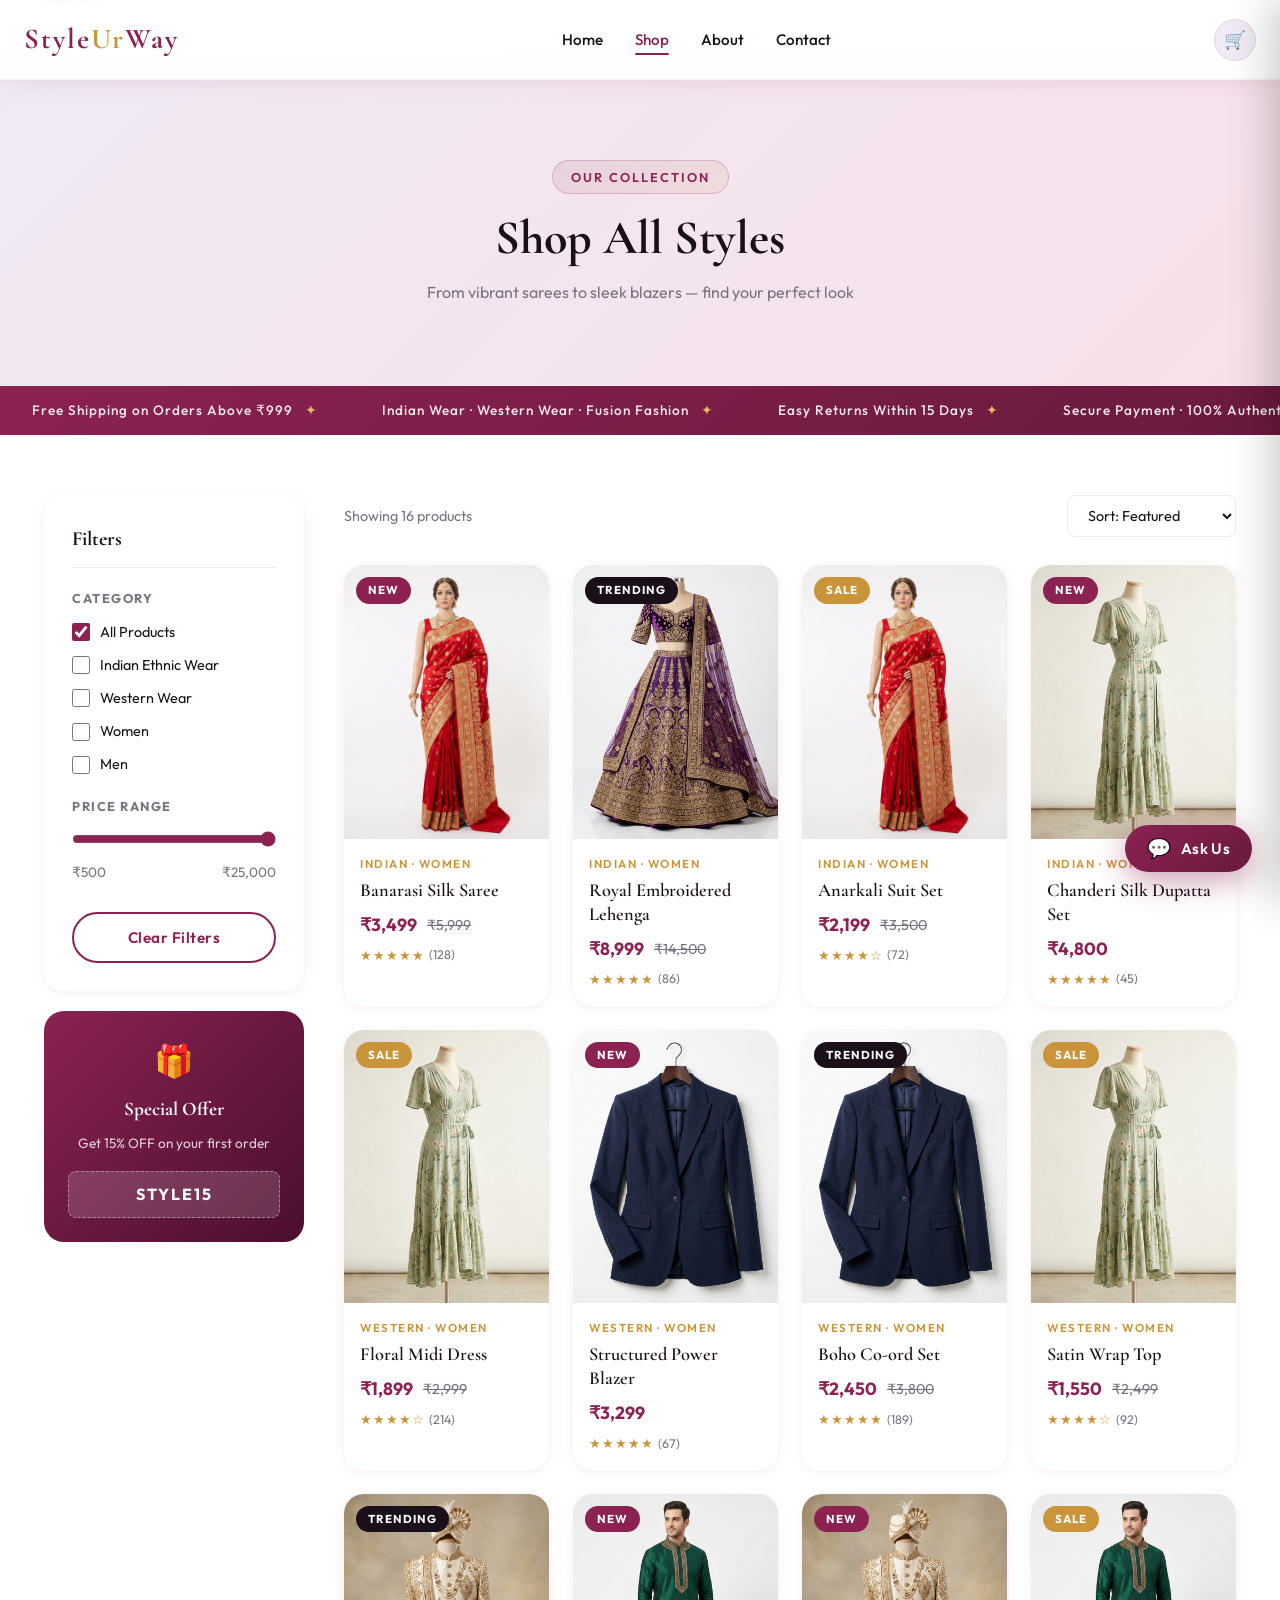
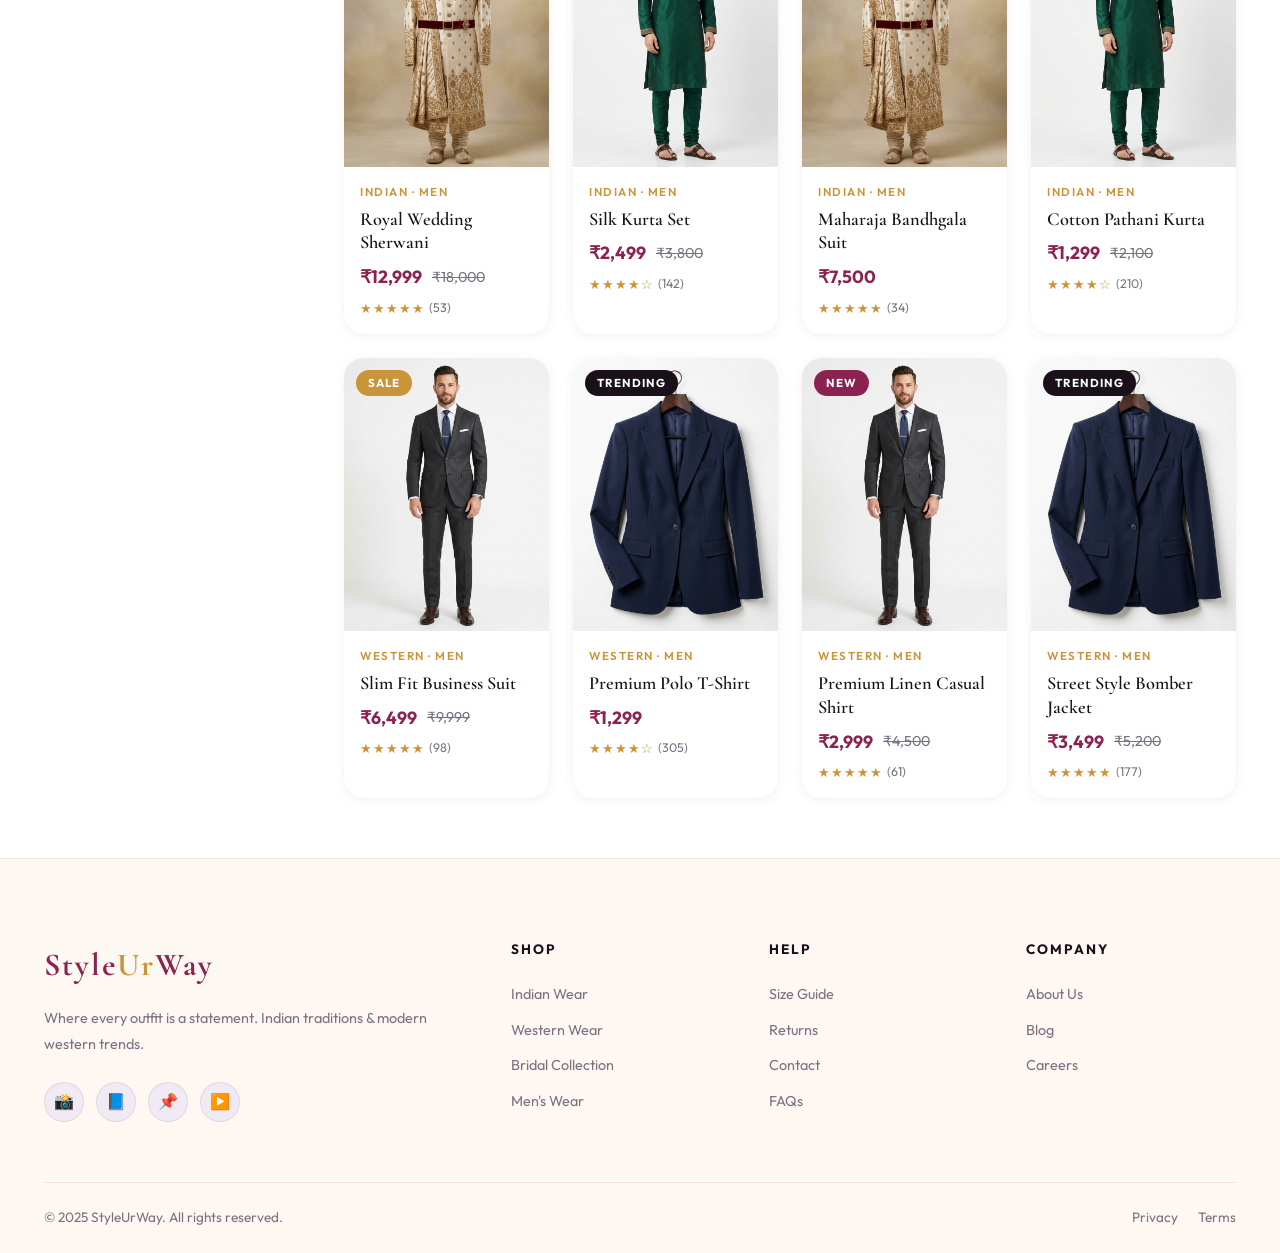
<file: shop.html>
<!DOCTYPE html>
<html lang="en">

<head>
    <meta charset="UTF-8">
    <meta name="viewport" content="width=device-width, initial-scale=1.0">
    <title>Shop — StyleUrWay | Indian & Western Clothing</title>
    <meta name="description"
        content="Browse our full collection of Indian ethnic wear and Western fashion at StyleUrWay. Filter by category, price and style.">
    <link rel="stylesheet" href="css/style.css">
    <link rel="preconnect" href="https://fonts.googleapis.com">
</head>

<body>

    <!-- PRELOADER -->
    <div id="preloader">
        <div class="preloader-inner">
            <div class="preloader-logo">Style<span>Ur</span>Way</div>
            <div class="preloader-bar"></div>
        </div>
    </div>

    <!-- BACK TO TOP -->
    <button class="back-to-top" aria-label="Back to top">↑</button>

    <!-- CART OVERLAY & SIDEBAR -->
    <div class="cart-overlay"></div>
    <aside class="cart-sidebar">
        <div class="cart-header">
            <h2 class="cart-title">Your Cart 🛍️</h2>
            <button class="cart-close" aria-label="Close cart">✕</button>
        </div>
        <div class="cart-items" id="cartItems"></div>
        <div class="cart-footer">
            <div class="cart-subtotal">
                <span class="cart-subtotal-label">Subtotal</span>
                <span class="cart-subtotal-val" id="cartSubtotal">₹0</span>
            </div>
            <small style="color:var(--gray);font-size:0.8rem;">Taxes and shipping calculated at checkout</small>
            <button class="btn btn-gold cart-checkout" onclick="showToast('🎉 Checkout coming soon!')">Proceed to
                Checkout →</button>
        </div>
    </aside>

    <!-- NAVBAR -->
    <nav class="navbar scrolled">
        <div class="nav-container">
            <a href="index.html" class="nav-logo">Style<span>Ur</span>Way</a>
            <ul class="nav-links">
                <li><a href="index.html">Home</a></li>
                <li><a href="shop.html" class="active">Shop</a></li>
                <li><a href="about.html">About</a></li>
                <li><a href="contact.html">Contact</a></li>
            </ul>
            <div class="nav-actions">
                <button class="nav-icon-btn cart-toggle" aria-label="Cart">
                    🛒
                    <span class="cart-badge" style="display:none;">0</span>
                </button>
            </div>
            <button class="hamburger" aria-label="Toggle menu">
                <span></span><span></span><span></span>
            </button>
        </div>
    </nav>
    <div class="mobile-nav">
        <a href="index.html">Home</a>
        <a href="shop.html">Shop</a>
        <a href="about.html">About</a>
        <a href="contact.html">Contact</a>
    </div>

    <!-- SHOP HERO -->
    <section class="shop-hero">
        <div class="container">
            <div data-animate>
                <div class="title-badge">Our Collection</div>
                <h1 class="section-title">Shop All Styles</h1>
                <p class="section-subtitle">From vibrant sarees to sleek blazers — find your perfect look</p>
            </div>
        </div>
    </section>

    <!-- MARQUEE STRIP -->
    <div class="marquee-strip">
        <div class="marquee-track">
            <span>Free Shipping on Orders Above ₹999</span>
            <span>Indian Wear · Western Wear · Fusion Fashion</span>
            <span>Easy Returns Within 15 Days</span>
            <span>Secure Payment · 100% Authentic</span>
            <span>Free Shipping on Orders Above ₹999</span>
            <span>Indian Wear · Western Wear · Fusion Fashion</span>
            <span>Easy Returns Within 15 Days</span>
            <span>Secure Payment · 100% Authentic</span>
        </div>
    </div>

    <!-- SHOP LAYOUT -->
    <div class="container">
        <div class="shop-layout">

            <!-- SIDEBAR FILTERS -->
            <aside class="shop-sidebar">
                <div class="filter-panel">
                    <div class="filter-panel-title">Filters</div>

                    <!-- Category Filter -->
                    <div class="filter-group">
                        <div class="filter-group-label">Category</div>
                        <div class="filter-checkbox-item">
                            <input type="checkbox" id="f-all" class="shop-filter-check" checked>
                            <label for="f-all">All Products</label>
                        </div>
                        <div class="filter-checkbox-item">
                            <input type="checkbox" id="f-indian" class="shop-filter-check" data-cat="indian">
                            <label for="f-indian">Indian Ethnic Wear</label>
                        </div>
                        <div class="filter-checkbox-item">
                            <input type="checkbox" id="f-western" class="shop-filter-check" data-cat="western">
                            <label for="f-western">Western Wear</label>
                        </div>
                        <div class="filter-checkbox-item">
                            <input type="checkbox" id="f-women" class="shop-filter-check" data-cat="women">
                            <label for="f-women">Women</label>
                        </div>
                        <div class="filter-checkbox-item">
                            <input type="checkbox" id="f-men" class="shop-filter-check" data-cat="men">
                            <label for="f-men">Men</label>
                        </div>
                    </div>

                    <!-- Price Range -->
                    <div class="filter-group">
                        <div class="filter-group-label">Price Range</div>
                        <div class="price-range-wrap">
                            <input type="range" id="priceRange" min="500" max="25000" value="25000" step="500">
                            <div class="price-range-labels">
                                <span>₹500</span>
                                <span id="priceMaxLabel">₹25,000</span>
                            </div>
                        </div>
                    </div>

                    <button class="btn btn-outline" style="width:100%;justify-content:center;margin-top:8px;"
                        onclick="resetShopFilters()">Clear Filters</button>
                </div>

                <!-- Promo Card -->
                <div
                    style="background:linear-gradient(135deg,var(--primary),#4a0f30);border-radius:var(--radius-lg);padding:24px;color:white;text-align:center;">
                    <div style="font-size:2rem;margin-bottom:8px;">🎁</div>
                    <div style="font-family:var(--font-heading);font-size:1.2rem;font-weight:700;margin-bottom:8px;">
                        Special Offer</div>
                    <div style="font-size:0.85rem;opacity:0.8;margin-bottom:16px;">Get 15% OFF on your first order</div>
                    <div
                        style="background:rgba(255,255,255,0.15);border:1px dashed rgba(255,255,255,0.4);border-radius:8px;padding:10px;font-weight:700;letter-spacing:2px;">
                        STYLE15</div>
                </div>
            </aside>

            <!-- MAIN SHOP CONTENT -->
            <div class="shop-main">
                <div class="shop-toolbar">
                    <div class="results-count" id="resultsCount">Showing 16 products</div>
                    <select class="sort-select" id="shopSort" onchange="sortProducts(this.value)">
                        <option value="default">Sort: Featured</option>
                        <option value="price-low">Price: Low to High</option>
                        <option value="price-high">Price: High to Low</option>
                        <option value="newest">Newest First</option>
                        <option value="rating">Top Rated</option>
                    </select>
                </div>

                <div class="products-grid" id="shopProductsGrid">

                    <!-- Indian Women -->
                    <div class="shop-product-card product-card" data-category="indian women" data-price="3499"
                        data-animate>
                        <div class="product-img-wrap">
                            <img src="images/saree.png" alt="Banarasi Silk Saree" loading="lazy">
                            <span class="product-badge badge-new">New</span>
                            <div class="product-actions-overlay">
                                <button class="product-action-btn btn-add-cart"
                                    onclick="addToCart({id:'s1',name:'Banarasi Silk Saree',price:3499,category:'Indian Women',icon:'🥻',color:'linear-gradient(135deg,#8B2252,#c9608a)'})">Add
                                    to Cart</button>
                                <button class="product-action-btn btn-wishlist"
                                    onclick="toggleWishlist('s1',this)">♡</button>
                            </div>
                        </div>
                        <div class="product-info">
                            <div class="product-category-tag">Indian · Women</div>
                            <div class="product-name">Banarasi Silk Saree</div>
                            <div class="product-price-row"><span class="product-price">₹3,499</span><span
                                    class="product-price-original">₹5,999</span></div>
                            <div class="product-rating"><span class="stars">★★★★★</span><span
                                    class="rating-count">(128)</span></div>
                        </div>
                    </div>

                    <div class="shop-product-card product-card" data-category="indian women" data-price="8999"
                        data-animate data-animate-delay="1">
                        <div class="product-img-wrap">
                            <img src="images/lehenga.png" alt="Royal Embroidered Lehenga" loading="lazy">
                            <span class="product-badge badge-trending">Trending</span>
                            <div class="product-actions-overlay">
                                <button class="product-action-btn btn-add-cart"
                                    onclick="addToCart({id:'s2',name:'Royal Embroidered Lehenga',price:8999,category:'Indian Women',icon:'👘',color:'linear-gradient(135deg,#3d2b6e,#7b5ea7)'})">Add
                                    to Cart</button>
                                <button class="product-action-btn btn-wishlist"
                                    onclick="toggleWishlist('s2',this)">♡</button>
                            </div>
                        </div>
                        <div class="product-info">
                            <div class="product-category-tag">Indian · Women</div>
                            <div class="product-name">Royal Embroidered Lehenga</div>
                            <div class="product-price-row"><span class="product-price">₹8,999</span><span
                                    class="product-price-original">₹14,500</span></div>
                            <div class="product-rating"><span class="stars">★★★★★</span><span
                                    class="rating-count">(86)</span></div>
                        </div>
                    </div>

                    <div class="shop-product-card product-card" data-category="indian women" data-price="2199"
                        data-animate data-animate-delay="2">
                        <div class="product-img-wrap">
                            <img src="images/saree.png" alt="Anarkali Suit" loading="lazy">
                            <span class="product-badge badge-sale">Sale</span>
                            <div class="product-actions-overlay">
                                <button class="product-action-btn btn-add-cart"
                                    onclick="addToCart({id:'s3',name:'Anarkali Suit',price:2199,category:'Indian Women',icon:'🩱',color:'linear-gradient(135deg,#6e2b00,#c97b3a)'})">Add
                                    to Cart</button>
                                <button class="product-action-btn btn-wishlist"
                                    onclick="toggleWishlist('s3',this)">♡</button>
                            </div>
                        </div>
                        <div class="product-info">
                            <div class="product-category-tag">Indian · Women</div>
                            <div class="product-name">Anarkali Suit Set</div>
                            <div class="product-price-row"><span class="product-price">₹2,199</span><span
                                    class="product-price-original">₹3,500</span></div>
                            <div class="product-rating"><span class="stars">★★★★☆</span><span
                                    class="rating-count">(72)</span></div>
                        </div>
                    </div>

                    <div class="shop-product-card product-card" data-category="indian women" data-price="4800"
                        data-animate data-animate-delay="3">
                        <div class="product-img-wrap">
                            <img src="images/midi_dress.png" alt="Chanderi Silk Dupatta Set" loading="lazy">
                            <span class="product-badge badge-new">New</span>
                            <div class="product-actions-overlay">
                                <button class="product-action-btn btn-add-cart"
                                    onclick="addToCart({id:'s4',name:'Chanderi Silk Dupatta Set',price:4800,category:'Indian Women',icon:'💃',color:'linear-gradient(135deg,#6e006e,#c93ac9)'})">Add
                                    to Cart</button>
                                <button class="product-action-btn btn-wishlist"
                                    onclick="toggleWishlist('s4',this)">♡</button>
                            </div>
                        </div>
                        <div class="product-info">
                            <div class="product-category-tag">Indian · Women</div>
                            <div class="product-name">Chanderi Silk Dupatta Set</div>
                            <div class="product-price-row"><span class="product-price">₹4,800</span></div>
                            <div class="product-rating"><span class="stars">★★★★★</span><span
                                    class="rating-count">(45)</span></div>
                        </div>
                    </div>

                    <!-- Western Women -->
                    <div class="shop-product-card product-card" data-category="western women" data-price="1899"
                        data-animate>
                        <div class="product-img-wrap">
                            <img src="images/midi_dress.png" alt="Floral Midi Dress" loading="lazy">
                            <span class="product-badge badge-sale">Sale</span>
                            <div class="product-actions-overlay">
                                <button class="product-action-btn btn-add-cart"
                                    onclick="addToCart({id:'s5',name:'Floral Midi Dress',price:1899,category:'Western Women',icon:'👗',color:'linear-gradient(135deg,#1a6e4a,#3ba57b)'})">Add
                                    to Cart</button>
                                <button class="product-action-btn btn-wishlist"
                                    onclick="toggleWishlist('s5',this)">♡</button>
                            </div>
                        </div>
                        <div class="product-info">
                            <div class="product-category-tag">Western · Women</div>
                            <div class="product-name">Floral Midi Dress</div>
                            <div class="product-price-row"><span class="product-price">₹1,899</span><span
                                    class="product-price-original">₹2,999</span></div>
                            <div class="product-rating"><span class="stars">★★★★☆</span><span
                                    class="rating-count">(214)</span></div>
                        </div>
                    </div>

                    <div class="shop-product-card product-card" data-category="western women" data-price="3299"
                        data-animate data-animate-delay="1">
                        <div class="product-img-wrap">
                            <img src="images/blazer.png" alt="Structured Power Blazer" loading="lazy">
                            <span class="product-badge badge-new">New</span>
                            <div class="product-actions-overlay">
                                <button class="product-action-btn btn-add-cart"
                                    onclick="addToCart({id:'s6',name:'Structured Power Blazer',price:3299,category:'Western Women',icon:'🧥',color:'linear-gradient(135deg,#1a3d6e,#3b6aa5)'})">Add
                                    to Cart</button>
                                <button class="product-action-btn btn-wishlist"
                                    onclick="toggleWishlist('s6',this)">♡</button>
                            </div>
                        </div>
                        <div class="product-info">
                            <div class="product-category-tag">Western · Women</div>
                            <div class="product-name">Structured Power Blazer</div>
                            <div class="product-price-row"><span class="product-price">₹3,299</span></div>
                            <div class="product-rating"><span class="stars">★★★★★</span><span
                                    class="rating-count">(67)</span></div>
                        </div>
                    </div>

                    <div class="shop-product-card product-card" data-category="western women" data-price="2450"
                        data-animate data-animate-delay="2">
                        <div class="product-img-wrap">
                            <img src="images/blazer.png" alt="Boho Co-ord Set" loading="lazy">
                            <span class="product-badge badge-trending">Trending</span>
                            <div class="product-actions-overlay">
                                <button class="product-action-btn btn-add-cart"
                                    onclick="addToCart({id:'s7',name:'Boho Co-ord Set',price:2450,category:'Western Women',icon:'👙',color:'linear-gradient(135deg,#6e4a00,#c99a3a)'})">Add
                                    to Cart</button>
                                <button class="product-action-btn btn-wishlist"
                                    onclick="toggleWishlist('s7',this)">♡</button>
                            </div>
                        </div>
                        <div class="product-info">
                            <div class="product-category-tag">Western · Women</div>
                            <div class="product-name">Boho Co-ord Set</div>
                            <div class="product-price-row"><span class="product-price">₹2,450</span><span
                                    class="product-price-original">₹3,800</span></div>
                            <div class="product-rating"><span class="stars">★★★★★</span><span
                                    class="rating-count">(189)</span></div>
                        </div>
                    </div>

                    <div class="shop-product-card product-card" data-category="western women" data-price="1550"
                        data-animate data-animate-delay="3">
                        <div class="product-img-wrap">
                            <img src="images/midi_dress.png" alt="Satin Wrap Top" loading="lazy">
                            <span class="product-badge badge-sale">Sale</span>
                            <div class="product-actions-overlay">
                                <button class="product-action-btn btn-add-cart"
                                    onclick="addToCart({id:'s8',name:'Satin Wrap Top',price:1550,category:'Western Women',icon:'👚',color:'linear-gradient(135deg,#1a006e,#3a00c9)'})">Add
                                    to Cart</button>
                                <button class="product-action-btn btn-wishlist"
                                    onclick="toggleWishlist('s8',this)">♡</button>
                            </div>
                        </div>
                        <div class="product-info">
                            <div class="product-category-tag">Western · Women</div>
                            <div class="product-name">Satin Wrap Top</div>
                            <div class="product-price-row"><span class="product-price">₹1,550</span><span
                                    class="product-price-original">₹2,499</span></div>
                            <div class="product-rating"><span class="stars">★★★★☆</span><span
                                    class="rating-count">(92)</span></div>
                        </div>
                    </div>

                    <!-- Indian Men -->
                    <div class="shop-product-card product-card" data-category="indian men" data-price="12999"
                        data-animate>
                        <div class="product-img-wrap">
                            <img src="images/sherwani.png" alt="Royal Wedding Sherwani" loading="lazy">
                            <span class="product-badge badge-trending">Trending</span>
                            <div class="product-actions-overlay">
                                <button class="product-action-btn btn-add-cart"
                                    onclick="addToCart({id:'s9',name:'Royal Wedding Sherwani',price:12999,category:'Indian Men',icon:'🥋',color:'linear-gradient(135deg,#4a2000,#c9943a)'})">Add
                                    to Cart</button>
                                <button class="product-action-btn btn-wishlist"
                                    onclick="toggleWishlist('s9',this)">♡</button>
                            </div>
                        </div>
                        <div class="product-info">
                            <div class="product-category-tag">Indian · Men</div>
                            <div class="product-name">Royal Wedding Sherwani</div>
                            <div class="product-price-row"><span class="product-price">₹12,999</span><span
                                    class="product-price-original">₹18,000</span></div>
                            <div class="product-rating"><span class="stars">★★★★★</span><span
                                    class="rating-count">(53)</span></div>
                        </div>
                    </div>

                    <div class="shop-product-card product-card" data-category="indian men" data-price="2499"
                        data-animate data-animate-delay="1">
                        <div class="product-img-wrap">
                            <img src="images/kurta.png" alt="Silk Kurta Set" loading="lazy">
                            <span class="product-badge badge-new">New</span>
                            <div class="product-actions-overlay">
                                <button class="product-action-btn btn-add-cart"
                                    onclick="addToCart({id:'s10',name:'Silk Kurta Set',price:2499,category:'Indian Men',icon:'👔',color:'linear-gradient(135deg,#1a3a1a,#4a8a4a)'})">Add
                                    to Cart</button>
                                <button class="product-action-btn btn-wishlist"
                                    onclick="toggleWishlist('s10',this)">♡</button>
                            </div>
                        </div>
                        <div class="product-info">
                            <div class="product-category-tag">Indian · Men</div>
                            <div class="product-name">Silk Kurta Set</div>
                            <div class="product-price-row"><span class="product-price">₹2,499</span><span
                                    class="product-price-original">₹3,800</span></div>
                            <div class="product-rating"><span class="stars">★★★★☆</span><span
                                    class="rating-count">(142)</span></div>
                        </div>
                    </div>

                    <div class="shop-product-card product-card" data-category="indian men" data-price="7500"
                        data-animate data-animate-delay="2">
                        <div class="product-img-wrap">
                            <img src="images/sherwani.png" alt="Maharaja Bandhgala Suit" loading="lazy">
                            <span class="product-badge badge-new">New</span>
                            <div class="product-actions-overlay">
                                <button class="product-action-btn btn-add-cart"
                                    onclick="addToCart({id:'s11',name:'Bandhgala Suit',price:7500,category:'Indian Men',icon:'🧣',color:'linear-gradient(135deg,#001a4a,#003ac9)'})">Add
                                    to Cart</button>
                                <button class="product-action-btn btn-wishlist"
                                    onclick="toggleWishlist('s11',this)">♡</button>
                            </div>
                        </div>
                        <div class="product-info">
                            <div class="product-category-tag">Indian · Men</div>
                            <div class="product-name">Maharaja Bandhgala Suit</div>
                            <div class="product-price-row"><span class="product-price">₹7,500</span></div>
                            <div class="product-rating"><span class="stars">★★★★★</span><span
                                    class="rating-count">(34)</span></div>
                        </div>
                    </div>

                    <div class="shop-product-card product-card" data-category="indian men" data-price="1299"
                        data-animate data-animate-delay="3">
                        <div class="product-img-wrap">
                            <img src="images/kurta.png" alt="Cotton Pathani Kurta" loading="lazy">
                            <span class="product-badge badge-sale">Sale</span>
                            <div class="product-actions-overlay">
                                <button class="product-action-btn btn-add-cart"
                                    onclick="addToCart({id:'s12',name:'Cotton Pathani Kurta',price:1299,category:'Indian Men',icon:'🩴',color:'linear-gradient(135deg,#4a001a,#c9003a)'})">Add
                                    to Cart</button>
                                <button class="product-action-btn btn-wishlist"
                                    onclick="toggleWishlist('s12',this)">♡</button>
                            </div>
                        </div>
                        <div class="product-info">
                            <div class="product-category-tag">Indian · Men</div>
                            <div class="product-name">Cotton Pathani Kurta</div>
                            <div class="product-price-row"><span class="product-price">₹1,299</span><span
                                    class="product-price-original">₹2,100</span></div>
                            <div class="product-rating"><span class="stars">★★★★☆</span><span
                                    class="rating-count">(210)</span></div>
                        </div>
                    </div>

                    <!-- Western Men -->
                    <div class="shop-product-card product-card" data-category="western men" data-price="6499"
                        data-animate>
                        <div class="product-img-wrap">
                            <img src="images/business_suit.png" alt="Slim Fit Business Suit" loading="lazy">
                            <span class="product-badge badge-sale">Sale</span>
                            <div class="product-actions-overlay">
                                <button class="product-action-btn btn-add-cart"
                                    onclick="addToCart({id:'s13',name:'Slim Fit Business Suit',price:6499,category:'Western Men',icon:'🤵',color:'linear-gradient(135deg,#1c1c2e,#3a3a5c)'})">Add
                                    to Cart</button>
                                <button class="product-action-btn btn-wishlist"
                                    onclick="toggleWishlist('s13',this)">♡</button>
                            </div>
                        </div>
                        <div class="product-info">
                            <div class="product-category-tag">Western · Men</div>
                            <div class="product-name">Slim Fit Business Suit</div>
                            <div class="product-price-row"><span class="product-price">₹6,499</span><span
                                    class="product-price-original">₹9,999</span></div>
                            <div class="product-rating"><span class="stars">★★★★★</span><span
                                    class="rating-count">(98)</span></div>
                        </div>
                    </div>

                    <div class="shop-product-card product-card" data-category="western men" data-price="1299"
                        data-animate data-animate-delay="1">
                        <div class="product-img-wrap">
                            <img src="images/blazer.png" alt="Premium Polo T-Shirt" loading="lazy">
                            <span class="product-badge badge-trending">Trending</span>
                            <div class="product-actions-overlay">
                                <button class="product-action-btn btn-add-cart"
                                    onclick="addToCart({id:'s14',name:'Premium Polo T-Shirt',price:1299,category:'Western Men',icon:'👕',color:'linear-gradient(135deg,#2e1a00,#8B5e1a)'})">Add
                                    to Cart</button>
                                <button class="product-action-btn btn-wishlist"
                                    onclick="toggleWishlist('s14',this)">♡</button>
                            </div>
                        </div>
                        <div class="product-info">
                            <div class="product-category-tag">Western · Men</div>
                            <div class="product-name">Premium Polo T-Shirt</div>
                            <div class="product-price-row"><span class="product-price">₹1,299</span></div>
                            <div class="product-rating"><span class="stars">★★★★☆</span><span
                                    class="rating-count">(305)</span></div>
                        </div>
                    </div>

                    <div class="shop-product-card product-card" data-category="western men" data-price="2999"
                        data-animate data-animate-delay="2">
                        <div class="product-img-wrap">
                            <img src="images/business_suit.png" alt="Premium Linen Casual Shirt" loading="lazy">
                            <span class="product-badge badge-new">New</span>
                            <div class="product-actions-overlay">
                                <button class="product-action-btn btn-add-cart"
                                    onclick="addToCart({id:'s15',name:'Linen Casual Shirt',price:2999,category:'Western Men',icon:'🥼',color:'linear-gradient(135deg,#0a2e00,#2a8B1a)'})">Add
                                    to Cart</button>
                                <button class="product-action-btn btn-wishlist"
                                    onclick="toggleWishlist('s15',this)">♡</button>
                            </div>
                        </div>
                        <div class="product-info">
                            <div class="product-category-tag">Western · Men</div>
                            <div class="product-name">Premium Linen Casual Shirt</div>
                            <div class="product-price-row"><span class="product-price">₹2,999</span><span
                                    class="product-price-original">₹4,500</span></div>
                            <div class="product-rating"><span class="stars">★★★★★</span><span
                                    class="rating-count">(61)</span></div>
                        </div>
                    </div>

                    <div class="shop-product-card product-card" data-category="western men" data-price="3499"
                        data-animate data-animate-delay="3">
                        <div class="product-img-wrap">
                            <img src="images/blazer.png" alt="Street Style Bomber Jacket" loading="lazy">
                            <span class="product-badge badge-trending">Trending</span>
                            <div class="product-actions-overlay">
                                <button class="product-action-btn btn-add-cart"
                                    onclick="addToCart({id:'s16',name:'Bomber Jacket',price:3499,category:'Western Men',icon:'🧤',color:'linear-gradient(135deg,#2e002e,#8B1a8B)'})">Add
                                    to Cart</button>
                                <button class="product-action-btn btn-wishlist"
                                    onclick="toggleWishlist('s16',this)">♡</button>
                            </div>
                        </div>
                        <div class="product-info">
                            <div class="product-category-tag">Western · Men</div>
                            <div class="product-name">Street Style Bomber Jacket</div>
                            <div class="product-price-row"><span class="product-price">₹3,499</span><span
                                    class="product-price-original">₹5,200</span></div>
                            <div class="product-rating"><span class="stars">★★★★★</span><span
                                    class="rating-count">(177)</span></div>
                        </div>
                    </div>

                </div>
            </div><!-- /.shop-main -->
        </div><!-- /.shop-layout -->
    </div><!-- /.container -->

    <!-- FOOTER -->
    <footer class="footer">
        <div class="container">
            <div class="footer-grid">
                <div>
                    <div class="footer-brand-logo">Style<span>Ur</span>Way</div>
                    <p class="footer-desc">Where every outfit is a statement. Indian traditions & modern western trends.
                    </p>
                    <div class="social-links">
                        <a href="#" class="social-link">📸</a>
                        <a href="#" class="social-link">📘</a>
                        <a href="#" class="social-link">📌</a>
                        <a href="#" class="social-link">▶️</a>
                    </div>
                </div>
                <div>
                    <div class="footer-heading">Shop</div>
                    <ul class="footer-links">
                        <li><a href="#">Indian Wear</a></li>
                        <li><a href="#">Western Wear</a></li>
                        <li><a href="#">Bridal Collection</a></li>
                        <li><a href="#">Men's Wear</a></li>
                    </ul>
                </div>
                <div>
                    <div class="footer-heading">Help</div>
                    <ul class="footer-links">
                        <li><a href="#">Size Guide</a></li>
                        <li><a href="#">Returns</a></li>
                        <li><a href="contact.html">Contact</a></li>
                        <li><a href="#">FAQs</a></li>
                    </ul>
                </div>
                <div>
                    <div class="footer-heading">Company</div>
                    <ul class="footer-links">
                        <li><a href="about.html">About Us</a></li>
                        <li><a href="#">Blog</a></li>
                        <li><a href="#">Careers</a></li>
                    </ul>
                </div>
            </div>
            <div class="footer-bottom">
                <span>© 2025 StyleUrWay. All rights reserved.</span>
                <div class="footer-bottom-links">
                    <a href="#">Privacy</a><a href="#">Terms</a>
                </div>
            </div>
        </div>
    </footer>

    <!-- CHATBOT WIDGET -->
    <div class="chatbot-widget" id="chatbotWidget">
      <div class="chatbot-iframe-container" id="chatbotContainer">
        <div class="chatbot-header">
          <div class="chatbot-header-info">
            <div class="chatbot-avatar">✦</div>
            <div>
              <div class="chatbot-name">StyleUrWay Assistant</div>
              <div class="chatbot-status">Online · Here to help</div>
            </div>
          </div>
          <button class="chatbot-close-btn" id="chatbotCloseBtn" aria-label="Close chat">✕</button>
        </div>
        <iframe
          src="https://www.chatbase.co/chatbot-iframe/g3swUiZKuJugYTtOnreTq"
          width="100%"
          style="height:100%;min-height:420px;"
          frameborder="0"
          title="StyleUrWay Chatbot"
        ></iframe>
      </div>
      <button class="chatbot-toggle-btn" id="chatbotToggleBtn" aria-label="Open chat assistant">
        <span class="chatbot-btn-icon chatbot-icon-open">💬</span>
        <span class="chatbot-btn-icon chatbot-icon-close" style="display:none;">✕</span>
        <span class="chatbot-btn-label">Ask Us</span>
      </button>
    </div>

    <script src="js/main.js"></script>
    <script>
      const chatbotToggleBtn = document.getElementById('chatbotToggleBtn');
      const chatbotCloseBtn = document.getElementById('chatbotCloseBtn');
      const chatbotContainer = document.getElementById('chatbotContainer');
      const chatbotIconOpen = document.querySelector('.chatbot-icon-open');
      const chatbotIconClose = document.querySelector('.chatbot-icon-close');
      function openChatbot() { chatbotContainer.classList.add('active'); chatbotIconOpen.style.display='none'; chatbotIconClose.style.display='inline'; }
      function closeChatbot() { chatbotContainer.classList.remove('active'); chatbotIconOpen.style.display='inline'; chatbotIconClose.style.display='none'; }
      chatbotToggleBtn.addEventListener('click', () => { chatbotContainer.classList.contains('active') ? closeChatbot() : openChatbot(); });
      chatbotCloseBtn.addEventListener('click', closeChatbot);
    </script>
    <script>
        // Shop: checkbox filter
        function applyCheckboxFilters() {
            const allChecked = document.getElementById('f-all')?.checked;
            const indianChecked = document.getElementById('f-indian')?.checked;
            const westernChecked = document.getElementById('f-western')?.checked;
            const womenChecked = document.getElementById('f-women')?.checked;
            const menChecked = document.getElementById('f-men')?.checked;
            const priceMax = parseInt(document.getElementById('priceRange')?.value || 99999);

            let visible = 0;
            document.querySelectorAll('.shop-product-card').forEach(card => {
                const cat = card.dataset.category; // e.g. "indian women"
                const price = parseInt(card.dataset.price);
                let show = false;

                if (allChecked) {
                    show = true;
                } else {
                    const catMatch = (indianChecked && cat.includes('indian')) ||
                        (westernChecked && cat.includes('western')) ||
                        (womenChecked && cat.includes('women')) ||
                        (menChecked && cat.includes('men'));
                    show = catMatch;
                    if (!indianChecked && !westernChecked && !womenChecked && !menChecked) show = true;
                }

                show = show && price <= priceMax;
                card.style.display = show ? '' : 'none';
                if (show) visible++;
            });

            const rc = document.getElementById('resultsCount');
            if (rc) rc.textContent = `Showing ${visible} products`;
        }

        document.querySelectorAll('.shop-filter-check').forEach(cb => {
            cb.addEventListener('change', function () {
                if (this.id === 'f-all' && this.checked) {
                    document.querySelectorAll('.shop-filter-check').forEach(c => { if (c !== this) c.checked = false; });
                } else if (this.id !== 'f-all') {
                    document.getElementById('f-all').checked = false;
                }
                applyCheckboxFilters();
            });
        });

        document.getElementById('priceRange')?.addEventListener('input', function () {
            document.getElementById('priceMaxLabel').textContent = '₹' + parseInt(this.value).toLocaleString('en-IN');
            applyCheckboxFilters();
        });

        function resetShopFilters() {
            document.getElementById('f-all').checked = true;
            document.querySelectorAll('.shop-filter-check').forEach(c => { if (c.id !== 'f-all') c.checked = false; });
            const pr = document.getElementById('priceRange');
            if (pr) { pr.value = 25000; document.getElementById('priceMaxLabel').textContent = '₹25,000'; }
            applyCheckboxFilters();
        }

        function sortProducts(val) {
            const grid = document.getElementById('shopProductsGrid');
            const cards = [...grid.querySelectorAll('.shop-product-card')];
            cards.sort((a, b) => {
                if (val === 'price-low') return parseInt(a.dataset.price) - parseInt(b.dataset.price);
                if (val === 'price-high') return parseInt(b.dataset.price) - parseInt(a.dataset.price);
                return 0;
            });
            cards.forEach(c => grid.appendChild(c));
        }
    </script>
</body>

</html>
</file>
<file: css/style.css>
/* ===================================================
   StyleUrWay - Main Stylesheet
   =================================================== */

@import url('https://fonts.googleapis.com/css2?family=Cormorant+Garamond:ital,wght@0,300;0,400;0,600;0,700;1,400&family=Outfit:wght@300;400;500;600;700&display=swap');

/* ========== CSS VARIABLES ========== */
:root {
  --primary: #8B2252;
  --primary-dark: #6a1a3e;
  --primary-light: #c9608a;
  --gold: #C9943A;
  --gold-light: #e8b85d;
  --cream: #FDF8F2;
  --dark: #1a1019;
  --dark-2: #2d1f2b;
  --gray: #7a7280;
  --gray-light: #f0eaf5;
  --white: #ffffff;
  --success: #28a745;
  --font-heading: 'Cormorant Garamond', serif;
  --font-body: 'Outfit', sans-serif;
  --shadow-sm: 0 2px 12px rgba(139,34,82,0.07);
  --shadow-md: 0 8px 30px rgba(139,34,82,0.12);
  --shadow-lg: 0 20px 60px rgba(139,34,82,0.16);
  --radius: 12px;
  --radius-lg: 20px;
  --transition: all 0.35s cubic-bezier(0.4, 0, 0.2, 1);
  --nav-height: 80px;
}

/* ========== RESET & BASE ========== */
*, *::before, *::after { margin: 0; padding: 0; box-sizing: border-box; }

html { scroll-behavior: smooth; font-size: 16px; }

body {
  font-family: var(--font-body);
  background: var(--white);
  color: var(--dark);
  overflow-x: hidden;
  line-height: 1.6;
}

a { text-decoration: none; color: inherit; }
img { max-width: 100%; display: block; }
ul { list-style: none; }
button { cursor: pointer; border: none; background: none; font-family: var(--font-body); }

/* ========== SCROLLBAR ========== */
::-webkit-scrollbar { width: 6px; }
::-webkit-scrollbar-track { background: var(--gray-light); }
::-webkit-scrollbar-thumb { background: var(--primary-light); border-radius: 10px; }

/* ========== UTILITY CLASSES ========== */
.container { max-width: 1240px; margin: 0 auto; padding: 0 24px; }
.section-padding { padding: 100px 0; }
.section-sm { padding: 60px 0; }

.btn {
  display: inline-flex;
  align-items: center;
  gap: 8px;
  padding: 14px 32px;
  border-radius: 50px;
  font-weight: 600;
  font-size: 0.95rem;
  letter-spacing: 0.5px;
  transition: var(--transition);
  position: relative;
  overflow: hidden;
}
.btn-primary {
  background: var(--primary);
  color: var(--white);
  box-shadow: 0 4px 20px rgba(139,34,82,0.35);
}
.btn-primary:hover { background: var(--primary-dark); transform: translateY(-2px); box-shadow: 0 8px 25px rgba(139,34,82,0.45); }
.btn-gold {
  background: linear-gradient(135deg, var(--gold), var(--gold-light));
  color: var(--white);
  box-shadow: 0 4px 20px rgba(201,148,58,0.4);
}
.btn-gold:hover { transform: translateY(-2px); box-shadow: 0 8px 28px rgba(201,148,58,0.55); }
.btn-outline {
  border: 2px solid var(--primary);
  color: var(--primary);
  background: transparent;
}
.btn-outline:hover { background: var(--primary); color: var(--white); transform: translateY(-2px); }
.btn-outline-white {
  border: 2px solid rgba(255,255,255,0.8);
  color: var(--white);
  background: transparent;
}
.btn-outline-white:hover { background: rgba(255,255,255,0.15); transform: translateY(-2px); }

.section-title {
  font-family: var(--font-heading);
  font-size: clamp(2rem, 4vw, 3rem);
  font-weight: 700;
  color: var(--dark);
  line-height: 1.2;
}
.section-subtitle {
  font-size: 1rem;
  color: var(--gray);
  margin-top: 8px;
}
.gold-accent {
  color: var(--gold);
}
.title-badge {
  display: inline-block;
  background: linear-gradient(135deg, rgba(139,34,82,0.1), rgba(201,148,58,0.1));
  color: var(--primary);
  border: 1px solid rgba(139,34,82,0.2);
  font-size: 0.8rem;
  font-weight: 600;
  letter-spacing: 2px;
  text-transform: uppercase;
  padding: 6px 18px;
  border-radius: 50px;
  margin-bottom: 16px;
}

/* ========== PRELOADER ========== */
#preloader {
  position: fixed;
  inset: 0;
  background: var(--white);
  display: flex;
  align-items: center;
  justify-content: center;
  z-index: 10000;
  transition: opacity 0.6s ease, visibility 0.6s ease;
}
#preloader.hidden { opacity: 0; visibility: hidden; }
.preloader-inner {
  text-align: center;
}
.preloader-logo {
  font-family: var(--font-heading);
  font-size: 2.5rem;
  color: var(--primary);
  font-weight: 700;
  letter-spacing: 3px;
}
.preloader-logo span { color: var(--gold); }
.preloader-bar {
  width: 200px;
  height: 2px;
  background: var(--gray-light);
  border-radius: 2px;
  margin: 20px auto 0;
  overflow: hidden;
}
.preloader-bar::after {
  content: '';
  display: block;
  width: 0;
  height: 100%;
  background: linear-gradient(90deg, var(--primary), var(--gold));
  border-radius: 2px;
  animation: loadBar 1.5s ease forwards;
}
@keyframes loadBar { to { width: 100%; } }

/* ========== NAVBAR ========== */
.navbar {
  position: fixed;
  top: 0; left: 0; right: 0;
  height: var(--nav-height);
  z-index: 1000;
  transition: var(--transition);
  padding: 0 24px;
  background: rgba(255,255,255,0.95);
  backdrop-filter: blur(20px);
  box-shadow: 0 2px 20px rgba(139,34,82,0.08);
  border-bottom: 1px solid rgba(139,34,82,0.07);
}
.navbar.scrolled {
  background: rgba(255,255,255,0.98);
  backdrop-filter: blur(24px);
  box-shadow: 0 4px 30px rgba(139,34,82,0.12);
}
.nav-container {
  max-width: 1240px;
  margin: 0 auto;
  height: 100%;
  display: flex;
  align-items: center;
  justify-content: space-between;
  gap: 24px;
}
.nav-logo {
  font-family: var(--font-heading);
  font-size: 1.8rem;
  font-weight: 700;
  color: var(--primary);
  letter-spacing: 2px;
  flex-shrink: 0;
}
.nav-logo span { color: var(--gold); }

.nav-links {
  display: flex;
  align-items: center;
  gap: 32px;
}
.nav-links a {
  color: var(--dark);
  font-size: 0.95rem;
  font-weight: 500;
  position: relative;
  padding: 4px 0;
  transition: color 0.3s;
}
.nav-links a::after {
  content: '';
  position: absolute;
  bottom: -2px; left: 0;
  width: 0; height: 2px;
  background: var(--primary);
  border-radius: 2px;
  transition: width 0.3s ease;
}
.nav-links a:hover, .nav-links a.active { color: var(--primary); }
.nav-links a:hover::after, .nav-links a.active::after { width: 100%; }

.nav-actions {
  display: flex;
  align-items: center;
  gap: 16px;
}
.nav-icon-btn {
  position: relative;
  width: 42px; height: 42px;
  background: var(--gray-light);
  border-radius: 50%;
  display: flex;
  align-items: center;
  justify-content: center;
  color: var(--primary);
  font-size: 1.1rem;
  transition: var(--transition);
  border: 1px solid rgba(139,34,82,0.1);
}
.nav-icon-btn:hover { background: var(--primary); color: var(--white); transform: translateY(-2px); }
.cart-badge {
  position: absolute;
  top: -4px; right: -4px;
  width: 18px; height: 18px;
  background: var(--gold);
  color: var(--white);
  font-size: 0.65rem;
  font-weight: 700;
  border-radius: 50%;
  display: flex;
  align-items: center;
  justify-content: center;
  transition: transform 0.3s;
}
.cart-badge.bounce { animation: cartBounce 0.4s ease; }
@keyframes cartBounce { 0%,100%{transform:scale(1)} 50%{transform:scale(1.4)} }

.hamburger {
  display: none;
  flex-direction: column;
  gap: 5px;
  padding: 6px;
  cursor: pointer;
}
.hamburger span {
  display: block;
  width: 24px; height: 2px;
  background: var(--primary);
  border-radius: 2px;
  transition: var(--transition);
}
.hamburger.active span:nth-child(1) { transform: rotate(45deg) translate(5px, 5px); }
.hamburger.active span:nth-child(2) { opacity: 0; }
.hamburger.active span:nth-child(3) { transform: rotate(-45deg) translate(5px, -5px); }

/* Mobile Nav */
.mobile-nav {
  position: fixed;
  top: var(--nav-height);
  left: 0; right: 0;
  background: rgba(255,255,255,0.98);
  backdrop-filter: blur(20px);
  padding: 24px;
  display: flex;
  flex-direction: column;
  gap: 4px;
  transform: translateY(-110%);
  transition: transform 0.4s cubic-bezier(0.4, 0, 0.2, 1);
  z-index: 999;
  border-bottom: 1px solid rgba(139,34,82,0.1);
  box-shadow: 0 8px 30px rgba(139,34,82,0.1);
}
.mobile-nav.open { transform: translateY(0); }
.mobile-nav a {
  color: var(--dark);
  font-size: 1.1rem;
  font-weight: 500;
  padding: 14px 16px;
  border-radius: 8px;
  transition: var(--transition);
}
.mobile-nav a:hover { background: var(--gray-light); color: var(--primary); }

/* ========== HERO SECTION ========== */
.hero {
  min-height: 100vh;
  position: relative;
  display: flex;
  align-items: center;
  overflow: hidden;
}
.hero-bg {
  position: absolute;
  inset: 0;
  background: linear-gradient(135deg, #f7e8ef 0%, #fdf0f5 50%, #fff8f2 100%);
}
.hero-bg-img {
  position: absolute;
  inset: 0;
  background-image: url('../images/hero_banner.png');
  background-size: cover;
  background-position: center top;
  opacity: 0.22;
  transform: scale(1.05);
  transition: transform 6s ease;
}
.hero:hover .hero-bg-img { transform: scale(1.0); }
.hero-overlay {
  position: absolute;
  inset: 0;
  background: linear-gradient(90deg, rgba(253,232,242,0.92) 0%, rgba(253,240,245,0.6) 60%, transparent 100%);
}
.hero-content {
  position: relative;
  z-index: 2;
  max-width: 680px;
  padding-top: var(--nav-height);
  animation: heroFadeIn 1s ease 0.3s both;
}
@keyframes heroFadeIn {
  from { opacity: 0; transform: translateY(30px); }
  to { opacity: 1; transform: translateY(0); }
}
.hero-eyebrow {
  display: inline-flex;
  align-items: center;
  gap: 10px;
  color: var(--primary);
  font-size: 0.85rem;
  font-weight: 600;
  letter-spacing: 3px;
  text-transform: uppercase;
  margin-bottom: 20px;
}
.hero-eyebrow::before, .hero-eyebrow::after {
  content: '';
  display: block;
  width: 40px; height: 1px;
  background: var(--primary);
  opacity: 0.5;
}
.hero-title {
  font-family: var(--font-heading);
  font-size: clamp(3rem, 6vw, 5.5rem);
  font-weight: 700;
  color: var(--dark);
  line-height: 1.1;
  margin-bottom: 24px;
}
.hero-title em { color: var(--primary); font-style: italic; }
.hero-desc {
  color: var(--gray);
  font-size: 1.1rem;
  line-height: 1.8;
  margin-bottom: 36px;
  max-width: 520px;
}
.hero-actions { display: flex; gap: 16px; flex-wrap: wrap; }

.hero-stats {
  position: absolute;
  bottom: 40px;
  right: 0;
  left: 0;
  z-index: 2;
}
.hero-stats-inner {
  max-width: 1240px;
  margin: 0 auto;
  padding: 0 24px;
  display: flex;
  justify-content: flex-end;
  gap: 32px;
}
.stat-item {
  text-align: center;
  background: rgba(255,255,255,0.85);
  backdrop-filter: blur(10px);
  border: 1px solid rgba(139,34,82,0.12);
  border-radius: var(--radius);
  padding: 16px 24px;
  min-width: 100px;
  box-shadow: var(--shadow-sm);
}
.stat-number {
  font-family: var(--font-heading);
  font-size: 2rem;
  font-weight: 700;
  color: var(--primary);
  line-height: 1;
}
.stat-label { font-size: 0.75rem; color: var(--gray); margin-top: 4px; text-transform: uppercase; letter-spacing: 1px; }

/* ========== MARQUEE STRIP ========== */
.marquee-strip {
  background: linear-gradient(135deg, var(--primary), var(--primary-dark));
  padding: 14px 0;
  overflow: hidden;
  display: flex;
}
.marquee-track {
  display: flex;
  animation: marquee 25s linear infinite;
  white-space: nowrap;
}
.marquee-track span {
  color: rgba(255,255,255,0.9);
  font-size: 0.85rem;
  font-weight: 500;
  letter-spacing: 1px;
  padding: 0 32px;
  display: inline-flex;
  align-items: center;
  gap: 12px;
}
.marquee-track span::after { content: '✦'; color: var(--gold-light); }
@keyframes marquee { from { transform: translateX(0); } to { transform: translateX(-50%); } }

/* ========== CATEGORIES ========== */
.categories-grid {
  display: grid;
  grid-template-columns: repeat(4, 1fr);
  gap: 20px;
  margin-top: 48px;
}
.category-card {
  position: relative;
  border-radius: var(--radius-lg);
  overflow: hidden;
  aspect-ratio: 3/4;
  cursor: pointer;
  transition: var(--transition);
}
.category-card:nth-child(1) .cat-bg { background: linear-gradient(155deg, #8B2252, #c9608a); }
.category-card:nth-child(2) .cat-bg { background: linear-gradient(155deg, #3d2b6e, #7b5ea7); }
.category-card:nth-child(3) .cat-bg { background: linear-gradient(155deg, #1a4a6e, #3b8ea5); }
.category-card:nth-child(4) .cat-bg { background: linear-gradient(155deg, #4a2f1a, #c9943a); }
.cat-bg {
  position: absolute;
  inset: 0;
}
.cat-img {
  position: absolute;
  inset: 0;
  background-size: cover;
  background-position: center;
  opacity: 0.5;
  transition: opacity 0.4s, transform 0.5s;
}
.category-card:hover .cat-img { opacity: 0.65; transform: scale(1.05); }
.cat-overlay {
  position: absolute;
  inset: 0;
  background: linear-gradient(to top, rgba(0,0,0,0.75) 0%, transparent 50%);
}
.cat-content {
  position: absolute;
  bottom: 0;
  left: 0; right: 0;
  padding: 24px;
  transform: translateY(8px);
  transition: transform 0.35s ease;
}
.category-card:hover .cat-content { transform: translateY(0); }
.cat-tag {
  display: inline-block;
  background: var(--gold);
  color: var(--white);
  font-size: 0.7rem;
  font-weight: 700;
  letter-spacing: 2px;
  text-transform: uppercase;
  padding: 4px 12px;
  border-radius: 50px;
  margin-bottom: 8px;
}
.cat-title {
  font-family: var(--font-heading);
  font-size: 1.6rem;
  font-weight: 700;
  color: var(--white);
  line-height: 1.2;
}
.cat-count { font-size: 0.85rem; color: rgba(255,255,255,0.7); margin-top: 4px; }
.cat-arrow {
  position: absolute;
  top: 20px; right: 20px;
  width: 40px; height: 40px;
  background: rgba(255,255,255,0.15);
  border-radius: 50%;
  display: flex;
  align-items: center;
  justify-content: center;
  color: var(--white);
  font-size: 1.1rem;
  opacity: 0;
  transform: scale(0.8);
  transition: var(--transition);
}
.category-card:hover .cat-arrow { opacity: 1; transform: scale(1); }
.category-card:hover { transform: translateY(-6px); box-shadow: var(--shadow-lg); }

/* ========== PRODUCTS SECTION ========== */
.products-header {
  display: flex;
  align-items: flex-end;
  justify-content: space-between;
  flex-wrap: wrap;
  gap: 20px;
  margin-bottom: 40px;
}
.filter-tabs {
  display: flex;
  gap: 8px;
  flex-wrap: wrap;
}
.filter-tab {
  padding: 8px 22px;
  border-radius: 50px;
  font-size: 0.9rem;
  font-weight: 600;
  border: 2px solid var(--gray-light);
  color: var(--gray);
  background: var(--white);
  transition: var(--transition);
  cursor: pointer;
}
.filter-tab:hover { border-color: var(--primary-light); color: var(--primary); }
.filter-tab.active {
  background: var(--primary);
  border-color: var(--primary);
  color: var(--white);
  box-shadow: 0 4px 15px rgba(139,34,82,0.3);
}

.products-grid {
  display: grid;
  grid-template-columns: repeat(4, 1fr);
  gap: 24px;
}

.product-card {
  background: var(--white);
  border-radius: var(--radius-lg);
  overflow: hidden;
  box-shadow: var(--shadow-sm);
  transition: var(--transition);
  position: relative;
  cursor: pointer;
}
.product-card:hover { transform: translateY(-8px); box-shadow: var(--shadow-md); }
.product-card.hidden { display: none; }

.product-img-wrap {
  position: relative;
  overflow: hidden;
  aspect-ratio: 3/4;
  background: var(--gray-light);
}
.product-img-wrap img {
  width: 100%;
  height: 100%;
  object-fit: cover;
  transition: transform 0.5s ease;
}
.product-card:hover .product-img-wrap img { transform: scale(1.08); }

/* Gradient placeholder for products without images */
.product-img-placeholder {
  width: 100%;
  height: 100%;
  display: flex;
  flex-direction: column;
  align-items: center;
  justify-content: center;
  gap: 12px;
  font-size: 3rem;
  color: rgba(255,255,255,0.8);
}

.product-badge {
  position: absolute;
  top: 12px; left: 12px;
  padding: 4px 12px;
  border-radius: 50px;
  font-size: 0.72rem;
  font-weight: 700;
  letter-spacing: 1px;
  text-transform: uppercase;
}
.badge-new { background: var(--primary); color: var(--white); }
.badge-sale { background: var(--gold); color: var(--white); }
.badge-trending { background: var(--dark); color: var(--white); }

.product-actions-overlay {
  position: absolute;
  bottom: 0; left: 0; right: 0;
  display: flex;
  gap: 8px;
  padding: 16px;
  background: linear-gradient(to top, rgba(26,16,25,0.8), transparent);
  transform: translateY(100%);
  transition: transform 0.3s ease;
}
.product-card:hover .product-actions-overlay { transform: translateY(0); }

.product-action-btn {
  flex: 1;
  padding: 10px;
  border-radius: 8px;
  font-size: 0.82rem;
  font-weight: 600;
  transition: var(--transition);
  text-align: center;
}
.btn-add-cart {
  background: var(--primary);
  color: var(--white);
}
.btn-add-cart:hover { background: var(--primary-dark); }
.btn-wishlist {
  background: rgba(255,255,255,0.15);
  color: var(--white);
  padding: 10px 14px;
  flex: none;
  font-size: 1rem;
}
.btn-wishlist:hover { background: rgba(255,255,255,0.3); }
.btn-wishlist.liked { background: var(--primary); }

.product-info { padding: 16px; }
.product-category-tag {
  font-size: 0.72rem;
  font-weight: 600;
  letter-spacing: 1.5px;
  text-transform: uppercase;
  color: var(--gold);
  margin-bottom: 6px;
}
.product-name {
  font-family: var(--font-heading);
  font-size: 1.15rem;
  font-weight: 600;
  color: var(--dark);
  margin-bottom: 8px;
  line-height: 1.3;
}
.product-price-row {
  display: flex;
  align-items: center;
  gap: 10px;
}
.product-price {
  font-size: 1.1rem;
  font-weight: 700;
  color: var(--primary);
}
.product-price-original {
  font-size: 0.9rem;
  color: var(--gray);
  text-decoration: line-through;
}
.product-rating {
  display: flex;
  align-items: center;
  gap: 4px;
  margin-top: 6px;
}
.stars { color: var(--gold); font-size: 0.8rem; letter-spacing: 1px; }
.rating-count { font-size: 0.78rem; color: var(--gray); }

/* ========== BANNER SPLIT ========== */
.split-banner {
  display: grid;
  grid-template-columns: 1fr 1fr;
  gap: 0;
  min-height: 500px;
}
.split-panel {
  position: relative;
  overflow: hidden;
  display: flex;
  align-items: center;
  padding: 60px;
  min-height: 480px;
}
.split-panel:first-child {
  background: linear-gradient(135deg, #f7e0ea, #fdf0f5);
}
.split-panel:last-child {
  background: linear-gradient(135deg, #e8f0f4, #f4f7f9);
}
.split-bg-img {
  position: absolute;
  inset: 0;
  background-size: cover;
  background-position: center;
  opacity: 0.3;
  transition: opacity 0.4s, transform 0.5s;
}
.split-panel:hover .split-bg-img { opacity: 0.45; transform: scale(1.03); }
.split-content {
  position: relative;
  z-index: 2;
}
.split-tag { font-size: 0.75rem; font-weight: 600; letter-spacing: 2px; text-transform: uppercase; color: var(--gold-light); margin-bottom: 12px; }
.split-title {
  font-family: var(--font-heading);
  font-size: clamp(2rem, 3vw, 3rem);
  font-weight: 700;
  color: var(--dark);
  line-height: 1.2;
  margin-bottom: 16px;
}
.split-desc { color: var(--gray); font-size: 1rem; line-height: 1.7; margin-bottom: 28px; max-width: 380px; }

/* ========== TESTIMONIALS ========== */
.testimonials-section {
  background: var(--gray-light);
  padding: 100px 0;
  position: relative;
  overflow: hidden;
}
.testimonials-section::before {
  content: '';
  position: absolute;
  top: -80px; left: 50%;
  transform: translateX(-50%);
  width: 600px; height: 600px;
  background: radial-gradient(circle, rgba(139,34,82,0.06) 0%, transparent 70%);
  pointer-events: none;
}
.testimonials-section .section-title { color: var(--dark); }
.testimonials-section .section-subtitle { color: var(--gray); }
.testimonials-grid {
  display: grid;
  grid-template-columns: repeat(3, 1fr);
  gap: 24px;
  margin-top: 48px;
}
.testimonial-card {
  background: var(--white);
  border: 1px solid rgba(139,34,82,0.08);
  border-radius: var(--radius-lg);
  padding: 32px;
  transition: var(--transition);
  position: relative;
  box-shadow: var(--shadow-sm);
}
.testimonial-card::before {
  content: '"';
  position: absolute;
  top: 16px; right: 24px;
  font-family: var(--font-heading);
  font-size: 5rem;
  color: rgba(139,34,82,0.08);
  line-height: 1;
}
.testimonial-card:hover { background: var(--white); transform: translateY(-4px); border-color: rgba(139,34,82,0.2); box-shadow: var(--shadow-md); }
.review-stars { color: var(--gold); font-size: 1rem; margin-bottom: 16px; }
.review-text { color: var(--gray); font-size: 0.95rem; line-height: 1.8; margin-bottom: 24px; font-style: italic; }
.reviewer {
  display: flex;
  align-items: center;
  gap: 12px;
}
.reviewer-avatar {
  width: 46px; height: 46px;
  border-radius: 50%;
  font-size: 1.2rem;
  display: flex;
  align-items: center;
  justify-content: center;
  font-weight: 700;
  color: var(--white);
  background: var(--primary);
  flex-shrink: 0;
}
.reviewer-name { font-weight: 600; color: var(--dark); font-size: 0.95rem; }
.reviewer-tag { font-size: 0.78rem; color: var(--gray); }

/* ========== NEWSLETTER ========== */
.newsletter-section {
  background: linear-gradient(135deg, var(--primary), #4a0f30);
  padding: 80px 0;
  text-align: center;
  position: relative;
  overflow: hidden;
}
.newsletter-section::after {
  content: '';
  position: absolute;
  bottom: -100px; right: -100px;
  width: 400px; height: 400px;
  border-radius: 50%;
  background: rgba(255,255,255,0.04);
  pointer-events: none;
}
.newsletter-section .section-title { color: var(--white); }
.newsletter-section .section-subtitle { color: rgba(255,255,255,0.7); }
.newsletter-form {
  display: flex;
  max-width: 520px;
  margin: 32px auto 0;
  gap: 0;
  background: rgba(255,255,255,0.1);
  border-radius: 50px;
  border: 1px solid rgba(255,255,255,0.2);
  overflow: hidden;
  backdrop-filter: blur(10px);
}
.newsletter-form input {
  flex: 1;
  background: transparent;
  border: none;
  padding: 16px 24px;
  color: var(--white);
  font-size: 0.95rem;
  font-family: var(--font-body);
  outline: none;
}
.newsletter-form input::placeholder { color: rgba(255,255,255,0.5); }
.newsletter-form .btn {
  border-radius: 50px;
  margin: 4px;
  padding: 12px 28px;
  background: var(--white);
  color: var(--primary);
  font-weight: 700;
  font-size: 0.9rem;
}
.newsletter-form .btn:hover { background: var(--cream); transform: none; box-shadow: none; }

/* ========== FOOTER ========== */
.footer {
  background: var(--cream);
  color: var(--gray);
  padding: 80px 0 0;
  border-top: 1px solid rgba(139,34,82,0.1);
}
.footer-grid {
  display: grid;
  grid-template-columns: 2fr 1fr 1fr 1fr;
  gap: 48px;
  padding-bottom: 60px;
  border-bottom: 1px solid rgba(139,34,82,0.1);
}
.footer-brand-logo {
  font-family: var(--font-heading);
  font-size: 2rem;
  font-weight: 700;
  color: var(--primary);
  letter-spacing: 2px;
  margin-bottom: 16px;
}
.footer-brand-logo span { color: var(--gold); }
.footer-desc { font-size: 0.9rem; line-height: 1.8; margin-bottom: 24px; color: var(--gray); }
.social-links { display: flex; gap: 12px; }
.social-link {
  width: 40px; height: 40px;
  background: var(--gray-light);
  border-radius: 50%;
  display: flex;
  align-items: center;
  justify-content: center;
  color: var(--primary);
  font-size: 1rem;
  transition: var(--transition);
  border: 1px solid rgba(139,34,82,0.1);
}
.social-link:hover { background: var(--primary); color: var(--white); transform: translateY(-3px); }
.footer-heading { font-size: 0.85rem; font-weight: 700; letter-spacing: 2px; text-transform: uppercase; color: var(--dark); margin-bottom: 20px; }
.footer-links { display: flex; flex-direction: column; gap: 10px; }
.footer-links a { font-size: 0.9rem; color: var(--gray); transition: color 0.3s; }
.footer-links a:hover { color: var(--primary); padding-left: 4px; }
.footer-bottom {
  padding: 24px 0;
  display: flex;
  align-items: center;
  justify-content: space-between;
  flex-wrap: wrap;
  gap: 12px;
  font-size: 0.85rem;
  color: var(--gray);
}
.footer-bottom-links { display: flex; gap: 20px; }
.footer-bottom-links a { color: var(--gray); transition: color 0.3s; }
.footer-bottom-links a:hover { color: var(--primary); }

/* ========== CART SIDEBAR ========== */
.cart-overlay {
  position: fixed;
  inset: 0;
  background: rgba(0,0,0,0.6);
  z-index: 2000;
  opacity: 0;
  visibility: hidden;
  transition: var(--transition);
  backdrop-filter: blur(4px);
}
.cart-overlay.open { opacity: 1; visibility: visible; }
.cart-sidebar {
  position: fixed;
  top: 0; right: 0;
  width: min(420px, 100vw);
  height: 100vh;
  background: var(--white);
  z-index: 2001;
  display: flex;
  flex-direction: column;
  transform: translateX(100%);
  transition: transform 0.4s cubic-bezier(0.4, 0, 0.2, 1);
  box-shadow: -10px 0 40px rgba(0,0,0,0.2);
}
.cart-sidebar.open { transform: translateX(0); }
.cart-header {
  padding: 24px;
  border-bottom: 1px solid var(--gray-light);
  display: flex;
  align-items: center;
  justify-content: space-between;
}
.cart-title { font-family: var(--font-heading); font-size: 1.5rem; font-weight: 700; }
.cart-close {
  width: 36px; height: 36px;
  background: var(--gray-light);
  border-radius: 50%;
  display: flex;
  align-items: center;
  justify-content: center;
  font-size: 1.1rem;
  color: var(--dark);
  transition: var(--transition);
}
.cart-close:hover { background: var(--primary); color: var(--white); }
.cart-items { flex: 1; overflow-y: auto; padding: 16px 24px; }
.cart-empty {
  display: flex;
  flex-direction: column;
  align-items: center;
  justify-content: center;
  height: 100%;
  gap: 16px;
  color: var(--gray);
}
.cart-empty-icon { font-size: 4rem; opacity: 0.4; }
.cart-empty p { font-size: 1.1rem; }
.cart-item {
  display: flex;
  gap: 16px;
  padding: 16px 0;
  border-bottom: 1px solid var(--gray-light);
  animation: slideInCart 0.3s ease;
}
@keyframes slideInCart { from { opacity: 0; transform: translateX(20px); } to { opacity: 1; transform: translateX(0); } }
.cart-item-img {
  width: 80px; height: 100px;
  border-radius: 10px;
  overflow: hidden;
  flex-shrink: 0;
  background: var(--gray-light);
}
.cart-item-img img { width: 100%; height: 100%; object-fit: cover; }
.cart-item-img-placeholder {
  width: 100%; height: 100%;
  display: flex;
  align-items: center;
  justify-content: center;
  font-size: 2rem;
}
.cart-item-details { flex: 1; min-width: 0; }
.cart-item-name { font-weight: 600; font-size: 0.95rem; margin-bottom: 4px; }
.cart-item-category { font-size: 0.78rem; color: var(--gold); font-weight: 600; letter-spacing: 1px; text-transform: uppercase; }
.cart-item-price { font-weight: 700; color: var(--primary); font-size: 1.05rem; margin-top: 8px; }
.cart-item-qty {
  display: flex;
  align-items: center;
  gap: 10px;
  margin-top: 10px;
}
.qty-btn {
  width: 28px; height: 28px;
  background: var(--gray-light);
  border-radius: 50%;
  display: flex;
  align-items: center;
  justify-content: center;
  font-size: 0.9rem;
  font-weight: 700;
  transition: var(--transition);
}
.qty-btn:hover { background: var(--primary); color: var(--white); }
.qty-val { font-weight: 600; font-size: 0.95rem; min-width: 20px; text-align: center; }
.cart-item-remove {
  color: var(--gray);
  font-size: 1.1rem;
  align-self: flex-start;
  transition: color 0.3s;
}
.cart-item-remove:hover { color: #e74c3c; }
.cart-footer {
  padding: 24px;
  border-top: 1px solid var(--gray-light);
  background: var(--white);
}
.cart-subtotal {
  display: flex;
  justify-content: space-between;
  align-items: center;
  margin-bottom: 8px;
}
.cart-subtotal-label { color: var(--gray); font-size: 0.9rem; }
.cart-subtotal-val { font-weight: 700; font-size: 1.1rem; color: var(--primary); }
.cart-checkout { width: 100%; margin-top: 16px; border-radius: var(--radius); justify-content: center; font-size: 1rem; }

/* ========== TOAST NOTIFICATION ========== */
.toast {
  position: fixed;
  bottom: 32px;
  left: 50%;
  transform: translateX(-50%) translateY(20px);
  background: var(--dark-2);
  color: var(--white);
  padding: 14px 24px;
  border-radius: 50px;
  font-size: 0.9rem;
  font-weight: 500;
  box-shadow: 0 8px 30px rgba(0,0,0,0.3);
  z-index: 9999;
  opacity: 0;
  transition: all 0.35s ease;
  pointer-events: none;
  display: flex;
  align-items: center;
  gap: 10px;
}
.toast.show { opacity: 1; transform: translateX(-50%) translateY(0); }
.toast-icon { font-size: 1.1rem; }

/* ========== ABOUT PAGE ========== */
.about-hero {
  background: linear-gradient(135deg, var(--gray-light) 0%, #f7e0ea 100%);
  padding: 180px 0 100px;
  text-align: center;
  position: relative;
  overflow: hidden;
}
.about-hero::before {
  content: '';
  position: absolute;
  inset: 0;
  background: radial-gradient(ellipse at center, rgba(139,34,82,0.08), transparent 70%);
}
.about-hero .section-title { color: var(--dark); }
.about-hero .section-subtitle { color: var(--gray); font-size: 1.1rem; max-width: 600px; margin: 12px auto 0; }

.about-story {
  display: grid;
  grid-template-columns: 1fr 1fr;
  gap: 80px;
  align-items: center;
}
.about-story-img {
  border-radius: var(--radius-lg);
  overflow: hidden;
  aspect-ratio: 4/5;
  position: relative;
}
.about-story-img img { width: 100%; height: 100%; object-fit: cover; }
.about-story-img-placeholder {
  width: 100%; height: 100%;
  background: linear-gradient(135deg, var(--primary), var(--gold));
  display: flex;
  align-items: center;
  justify-content: center;
  font-size: 5rem;
  color: rgba(255,255,255,0.5);
}
.about-values {
  display: grid;
  grid-template-columns: repeat(3, 1fr);
  gap: 24px;
  margin-top: 24px;
}
.value-card {
  background: var(--white);
  border-radius: var(--radius);
  padding: 32px 24px;
  text-align: center;
  box-shadow: var(--shadow-sm);
  transition: var(--transition);
  border-top: 3px solid var(--primary);
}
.value-card:hover { transform: translateY(-6px); box-shadow: var(--shadow-md); }
.value-icon { font-size: 2.5rem; margin-bottom: 16px; }
.value-title { font-family: var(--font-heading); font-size: 1.3rem; font-weight: 700; color: var(--dark); margin-bottom: 8px; }
.value-desc { font-size: 0.9rem; color: var(--gray); line-height: 1.7; }

/* ========== SHOP PAGE ========== */
.shop-hero {
  background: linear-gradient(135deg, var(--gray-light) 0%, #f7e0ea 100%);
  padding: 160px 0 80px;
  text-align: center;
}
.shop-hero .section-title { color: var(--dark); }
.shop-hero .section-subtitle { color: var(--gray); margin-top: 12px; }

.shop-layout {
  display: grid;
  grid-template-columns: 260px 1fr;
  gap: 40px;
  padding: 60px 0;
}
.shop-sidebar {
  position: sticky;
  top: calc(var(--nav-height) + 20px);
  height: fit-content;
}
.filter-panel {
  background: var(--white);
  border-radius: var(--radius-lg);
  padding: 28px;
  box-shadow: var(--shadow-sm);
  margin-bottom: 20px;
}
.filter-panel-title {
  font-family: var(--font-heading);
  font-size: 1.25rem;
  font-weight: 700;
  margin-bottom: 20px;
  padding-bottom: 12px;
  border-bottom: 1px solid var(--gray-light);
}
.filter-group { margin-bottom: 20px; }
.filter-group-label { font-size: 0.8rem; font-weight: 700; letter-spacing: 1.5px; text-transform: uppercase; color: var(--gray); margin-bottom: 12px; }
.filter-checkbox-item {
  display: flex;
  align-items: center;
  gap: 10px;
  margin-bottom: 10px;
  cursor: pointer;
}
.filter-checkbox-item input[type="checkbox"] {
  width: 18px; height: 18px;
  accent-color: var(--primary);
  cursor: pointer;
}
.filter-checkbox-item label { font-size: 0.9rem; color: var(--dark); cursor: pointer; }
.price-range-wrap { margin-top: 8px; }
.price-range-labels { display: flex; justify-content: space-between; font-size: 0.85rem; color: var(--gray); margin-top: 8px; }
input[type="range"] { width: 100%; accent-color: var(--primary); cursor: pointer; }

.shop-main { min-width: 0; }
.shop-toolbar {
  display: flex;
  align-items: center;
  justify-content: space-between;
  margin-bottom: 28px;
  flex-wrap: wrap;
  gap: 12px;
}
.results-count { font-size: 0.9rem; color: var(--gray); }
.sort-select {
  padding: 10px 16px;
  border: 1px solid var(--gray-light);
  border-radius: 8px;
  font-family: var(--font-body);
  font-size: 0.9rem;
  color: var(--dark);
  background: var(--white);
  cursor: pointer;
  outline: none;
  accent-color: var(--primary);
}

/* ========== CONTACT PAGE ========== */
.contact-hero {
  background: linear-gradient(135deg, var(--gray-light) 0%, #f7e0ea 100%);
  padding: 160px 0 80px;
  text-align: center;
}
.contact-hero .section-title { color: var(--dark); }
.contact-hero .section-subtitle { color: var(--gray); margin-top: 12px; }

.contact-grid {
  display: grid;
  grid-template-columns: 1fr 1.5fr;
  gap: 60px;
  padding: 80px 0;
}
.contact-info-card {
  background: var(--white);
  border-radius: var(--radius-lg);
  padding: 36px;
  box-shadow: var(--shadow-sm);
  height: fit-content;
}
.contact-info-item {
  display: flex;
  gap: 16px;
  margin-bottom: 28px;
  align-items: flex-start;
}
.contact-info-icon {
  width: 48px; height: 48px;
  background: linear-gradient(135deg, rgba(139,34,82,0.1), rgba(201,148,58,0.1));
  border-radius: 12px;
  display: flex;
  align-items: center;
  justify-content: center;
  font-size: 1.2rem;
  color: var(--primary);
  flex-shrink: 0;
}
.contact-info-label { font-size: 0.78rem; font-weight: 700; letter-spacing: 1px; text-transform: uppercase; color: var(--gold); margin-bottom: 4px; }
.contact-info-val { font-size: 0.95rem; color: var(--dark); line-height: 1.6; }

.contact-form {
  background: var(--white);
  border-radius: var(--radius-lg);
  padding: 40px;
  box-shadow: var(--shadow-sm);
}
.form-group { margin-bottom: 24px; }
.form-group label { display: block; font-size: 0.85rem; font-weight: 600; color: var(--dark); margin-bottom: 8px; }
.form-control {
  width: 100%;
  padding: 14px 18px;
  border: 1.5px solid var(--gray-light);
  border-radius: 10px;
  font-family: var(--font-body);
  font-size: 0.95rem;
  color: var(--dark);
  background: var(--cream);
  outline: none;
  transition: border-color 0.3s, box-shadow 0.3s;
}
.form-control:focus {
  border-color: var(--primary);
  box-shadow: 0 0 0 3px rgba(139,34,82,0.1);
  background: var(--white);
}
textarea.form-control { resize: vertical; min-height: 140px; }
.form-row { display: grid; grid-template-columns: 1fr 1fr; gap: 20px; }
.submit-btn { width: 100%; justify-content: center; border-radius: var(--radius); font-size: 1rem; }

/* ========== BACK TO TOP BUTTON ========== */
.back-to-top {
  position: fixed;
  bottom: 32px;
  left: 32px;
  width: 48px; height: 48px;
  background: var(--primary);
  color: var(--white);
  border-radius: 50%;
  display: flex;
  align-items: center;
  justify-content: center;
  font-size: 1.2rem;
  box-shadow: 0 4px 20px rgba(139,34,82,0.4);
  z-index: 999;
  opacity: 0;
  visibility: hidden;
  transform: translateY(10px);
  transition: var(--transition);
}
.back-to-top.visible { opacity: 1; visibility: visible; transform: translateY(0); }
.back-to-top:hover { background: var(--primary-dark); transform: translateY(-4px); }

/* ========== ANIMATIONS ========== */
[data-animate] {
  opacity: 0;
  transform: translateY(30px);
  transition: opacity 0.7s ease, transform 0.7s ease;
}
[data-animate].animated { opacity: 1; transform: translateY(0); }
[data-animate-delay="1"] { transition-delay: 0.1s; }
[data-animate-delay="2"] { transition-delay: 0.2s; }
[data-animate-delay="3"] { transition-delay: 0.3s; }
[data-animate-delay="4"] { transition-delay: 0.4s; }

/* ========== RESPONSIVE ========== */
@media (max-width: 1024px) {
  .categories-grid { grid-template-columns: repeat(2, 1fr); }
  .products-grid { grid-template-columns: repeat(3, 1fr); }
  .footer-grid { grid-template-columns: 1.5fr 1fr 1fr; }
  .footer-grid > *:last-child { grid-column: 1 / -1; }
  .about-story { grid-template-columns: 1fr; gap: 40px; }
  .shop-layout { grid-template-columns: 220px 1fr; gap: 24px; }
}

@media (max-width: 768px) {
  :root { --nav-height: 68px; }
  .nav-links { display: none; }
  .hamburger { display: flex; }
  .categories-grid { grid-template-columns: repeat(2, 1fr); gap: 14px; }
  .products-grid { grid-template-columns: repeat(2, 1fr); gap: 16px; }
  .hero-title { font-size: 2.8rem; }
  .hero-stats { display: none; }
  .split-banner { grid-template-columns: 1fr; }
  .testimonials-grid { grid-template-columns: 1fr; }
  .footer-grid { grid-template-columns: 1fr 1fr; }
  .about-values { grid-template-columns: 1fr 1fr; }
  .contact-grid { grid-template-columns: 1fr; }
  .shop-layout { grid-template-columns: 1fr; }
  .shop-sidebar { position: static; }
  .section-padding { padding: 70px 0; }
  .split-panel { padding: 40px 28px; }
}

@media (max-width: 480px) {
  .products-grid { grid-template-columns: 1fr 1fr; gap: 12px; }
  .categories-grid { grid-template-columns: 1fr 1fr; gap: 12px; }
  .footer-grid { grid-template-columns: 1fr; }
  .about-values { grid-template-columns: 1fr; }
  .form-row { grid-template-columns: 1fr; }
  .hero-actions { flex-direction: column; }
  .hero-actions .btn { width: 100%; justify-content: center; }
}

/* ========== CHATBOT WIDGET ========== */
.chatbot-widget {
  position: fixed;
  bottom: 28px;
  right: 28px;
  z-index: 9999;
  display: flex;
  flex-direction: column;
  align-items: flex-end;
  gap: 12px;
  font-family: var(--font-body);
}

/* Floating toggle button */
.chatbot-toggle-btn {
  display: flex;
  align-items: center;
  gap: 10px;
  padding: 14px 22px;
  background: linear-gradient(135deg, var(--primary), var(--primary-dark));
  color: #fff;
  border: none;
  border-radius: 50px;
  cursor: pointer;
  font-size: 1rem;
  font-weight: 600;
  font-family: var(--font-body);
  box-shadow: 0 8px 32px rgba(139,34,82,0.45);
  transition: var(--transition);
  letter-spacing: 0.3px;
}
.chatbot-toggle-btn:hover {
  background: linear-gradient(135deg, var(--primary-light), var(--primary));
  box-shadow: 0 12px 40px rgba(139,34,82,0.55);
  transform: translateY(-2px) scale(1.04);
}
.chatbot-btn-icon { font-size: 1.2rem; line-height: 1; }
.chatbot-btn-label { font-size: 0.95rem; }

/* Chat panel */
.chatbot-iframe-container {
  width: 370px;
  height: 520px;
  background: #fff;
  border-radius: 20px;
  box-shadow: 0 20px 60px rgba(139,34,82,0.22), 0 4px 16px rgba(0,0,0,0.12);
  overflow: hidden;
  display: flex;
  flex-direction: column;
  opacity: 0;
  transform: translateY(20px) scale(0.95);
  pointer-events: none;
  transition: opacity 0.3s ease, transform 0.3s ease;
}
.chatbot-iframe-container.active {
  opacity: 1;
  transform: translateY(0) scale(1);
  pointer-events: all;
}

/* Chat header */
.chatbot-header {
  display: flex;
  align-items: center;
  justify-content: space-between;
  padding: 14px 18px;
  background: linear-gradient(135deg, var(--primary), var(--primary-dark));
  color: #fff;
  flex-shrink: 0;
}
.chatbot-header-info {
  display: flex;
  align-items: center;
  gap: 12px;
}
.chatbot-avatar {
  width: 38px;
  height: 38px;
  border-radius: 50%;
  background: rgba(255,255,255,0.2);
  display: flex;
  align-items: center;
  justify-content: center;
  font-size: 1.1rem;
  font-weight: 700;
  border: 2px solid rgba(255,255,255,0.35);
  flex-shrink: 0;
}
.chatbot-name {
  font-weight: 700;
  font-size: 0.95rem;
  letter-spacing: 0.2px;
}
.chatbot-status {
  font-size: 0.75rem;
  opacity: 0.8;
  margin-top: 1px;
}
.chatbot-close-btn {
  background: rgba(255,255,255,0.15);
  border: none;
  color: #fff;
  width: 30px;
  height: 30px;
  border-radius: 50%;
  cursor: pointer;
  font-size: 0.85rem;
  display: flex;
  align-items: center;
  justify-content: center;
  transition: background 0.2s;
  flex-shrink: 0;
}
.chatbot-close-btn:hover { background: rgba(255,255,255,0.3); }

.chatbot-iframe-container iframe {
  flex: 1;
  border: none;
  display: block;
}

/* Mobile adjustments */
@media (max-width: 480px) {
  .chatbot-widget { bottom: 16px; right: 16px; }
  .chatbot-iframe-container { width: calc(100vw - 32px); height: 70vh; }
  .chatbot-toggle-btn { padding: 12px 18px; font-size: 0.9rem; }
}
</file>
